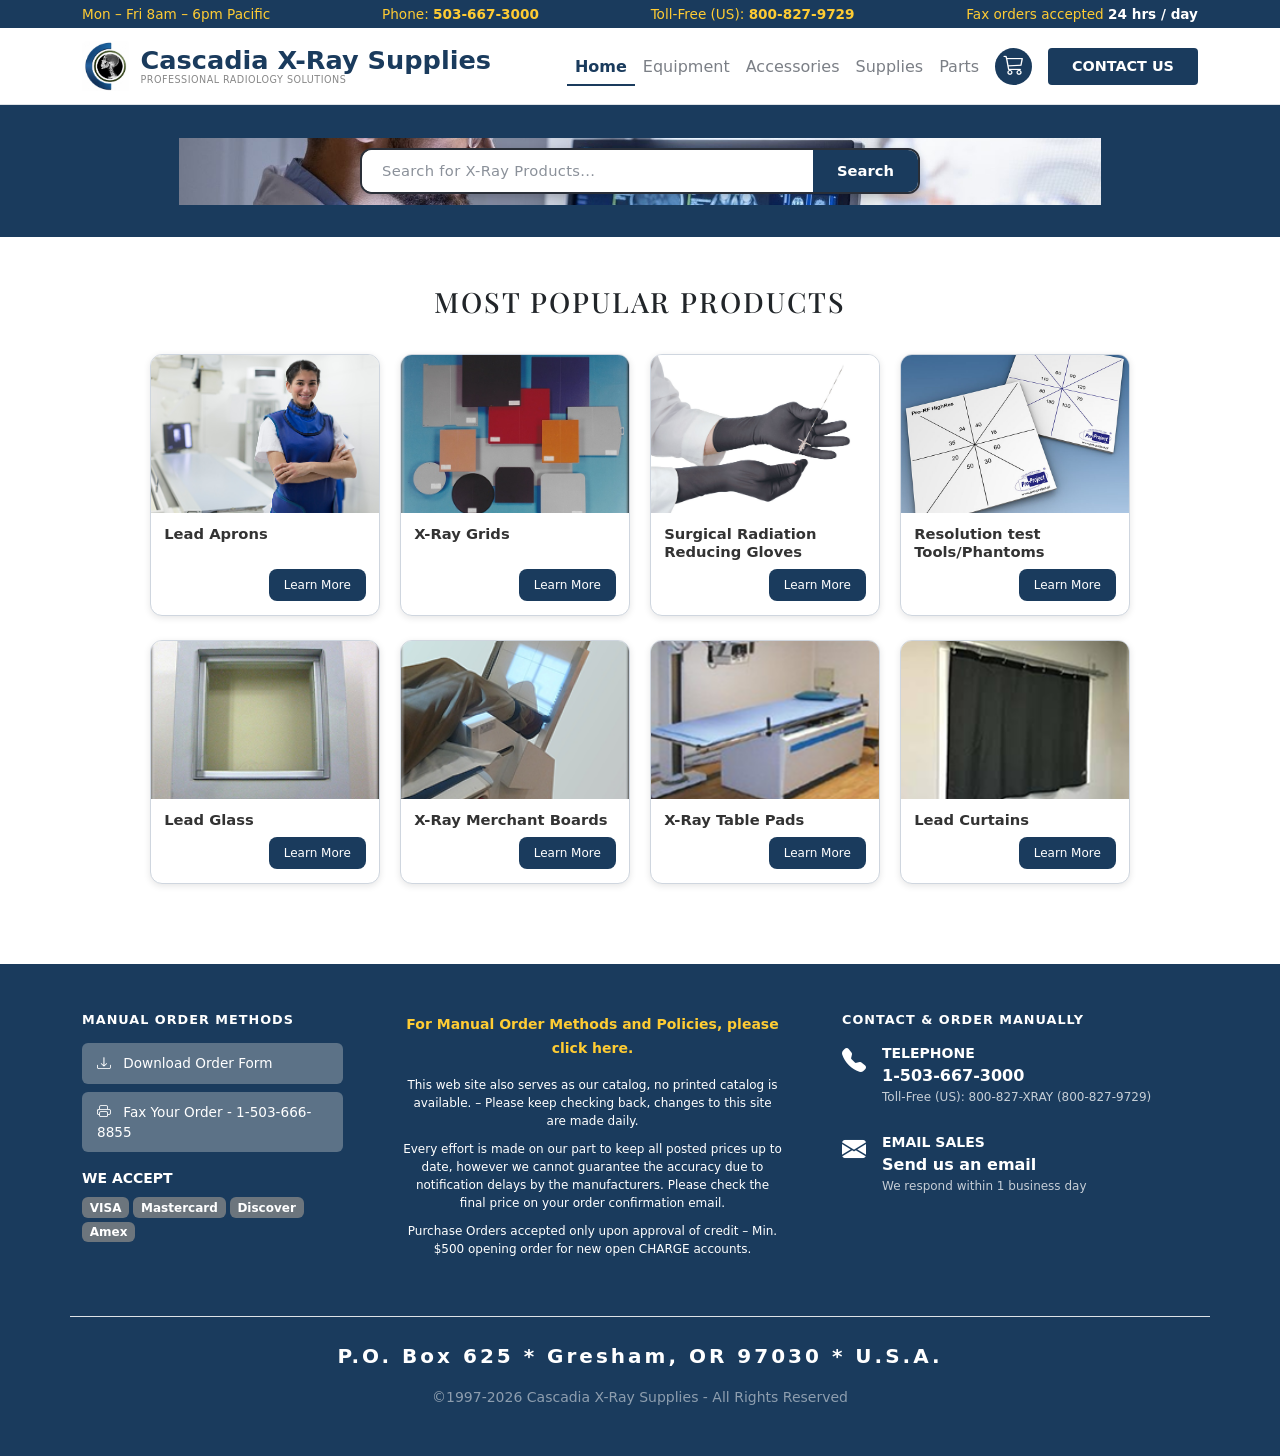
<file: index.html>
<!DOCTYPE html>
<html lang="en">
<head>
    <meta charset="UTF-8">
    <meta name="viewport" content="width=device-width, initial-scale=1.0">
    <title>Home | Cascadia X-Ray Supplies</title>
    <!-- Bootstrap 5 CSS -->
    <link href="https://cdn.jsdelivr.net/npm/bootstrap@5.3.0/dist/css/bootstrap.min.css" rel="stylesheet">
    <link rel="stylesheet" href="https://cdn.jsdelivr.net/npm/bootstrap-icons@1.11.1/font/bootstrap-icons.css">
    <!-- Google Fonts -->
    <link href="https://fonts.googleapis.com/css2?family=Playfair+Display:wght@700&family=Roboto:wght@400;700&display=swap" rel="stylesheet">
    <link rel="stylesheet" href="assets/css/style.css">
</head>
<body>

    <!-- Navbar Container -->
    <div id="navbar-container"></div>

    <!-- HERO SEARCH SECTION -->
    <section class="hero-section hero-home" style="background-image: url('assets/images/hero.png');">
        <div class="container">
            <div class="search-box-container mx-auto">
                <div class="input-group home-search-group navbar-search-form">
                    <input type="search" class="form-control navbar-search-input" placeholder="Search for X-Ray Products..." aria-label="Search for X-Ray Products">
                    <button class="btn btn-navy-search px-4" type="button">Search</button>
                </div>
            </div>
        </div>
    </section>

    <!-- PRODUCT GRID -->
    <main class="home-products py-5">
        <h2 class="text-center section-title mb-5">MOST POPULAR PRODUCTS</h2>
        
        <div class="row g-4 justify-content-center">
            <!-- Product 1 -->
            <div class="col-md-3">
                <div class="card product-card h-100 position-relative">
                    <img src="assets/images/aprons.png" class="card-img-top" alt="Lead Aprons">
                    <div class="card-body d-flex flex-column">
                        <h5 class="card-title">Lead Aprons</h5>
                        <div class="text-end mt-auto">
                            <a href="#" class="btn btn-navy-sm stretched-link">Learn More</a>
                        </div>
                    </div>
                </div>
            </div>
            <!-- Product 2 -->
            <div class="col-md-3">
                <div class="card product-card h-100 position-relative">
                    <img src="assets/images/grids.png" class="card-img-top" alt="X-Ray Grids">
                    <div class="card-body d-flex flex-column">
                        <h5 class="card-title">X-Ray Grids</h5>
                        <div class="text-end mt-auto">
                            <a href="xray-grids.html" class="btn btn-navy-sm stretched-link">Learn More</a>
                        </div>
                    </div>
                </div>
            </div>
            <!-- Product 3 -->
            <div class="col-md-3">
                <div class="card product-card h-100 position-relative">
                    <img src="assets/images/gloves.png" class="card-img-top" alt="Gloves">
                    <div class="card-body d-flex flex-column">
                        <h5 class="card-title">Surgical Radiation Reducing Gloves</h5>
                        <div class="text-end mt-auto">
                            <a href="#" class="btn btn-navy-sm stretched-link">Learn More</a>
                        </div>
                    </div>
                </div>
            </div>
            <!-- Product 4 -->
            <div class="col-md-3">
                <div class="card product-card h-100 position-relative">
                    <img src="assets/images/phantoms.png" class="card-img-top" alt="Phantoms">
                    <div class="card-body d-flex flex-column">
                        <h5 class="card-title">Resolution test Tools/Phantoms</h5>
                        <div class="text-end mt-auto">
                            <a href="#" class="btn btn-navy-sm stretched-link">Learn More</a>
                        </div>
                    </div>
                </div>
            </div>
            <!-- Product 5 -->
            <div class="col-md-3">
                <div class="card product-card h-100 position-relative">
                    <img src="assets/images/glass.png" class="card-img-top" alt="Lead Glass">
                    <div class="card-body d-flex flex-column">
                        <h5 class="card-title">Lead Glass</h5>
                        <div class="text-end mt-auto">
                            <a href="#" class="btn btn-navy-sm stretched-link">Learn More</a>
                        </div>
                    </div>
                </div>
            </div>
            <!-- Product 6 -->
            <div class="col-md-3">
                <div class="card product-card h-100 position-relative">
                    <img src="assets/images/boards.png" class="card-img-top" alt="Boards">
                    <div class="card-body d-flex flex-column">
                        <h5 class="card-title">X-Ray Merchant Boards</h5>
                        <div class="text-end mt-auto">
                            <a href="#" class="btn btn-navy-sm stretched-link">Learn More</a>
                        </div>
                    </div>
                </div>
            </div>
            <!-- Product 7 -->
            <div class="col-md-3">
                <div class="card product-card h-100 position-relative">
                    <img src="assets/images/pads.png" class="card-img-top" alt="Pads">
                    <div class="card-body d-flex flex-column">
                        <h5 class="card-title">X-Ray Table Pads</h5>
                        <div class="text-end mt-auto">
                            <a href="#" class="btn btn-navy-sm stretched-link">Learn More</a>
                        </div>
                    </div>
                </div>
            </div>
            <!-- Product 8 -->
            <div class="col-md-3">
                <div class="card product-card h-100 position-relative">
                    <img src="assets/images/curtains.png" class="card-img-top" alt="Curtains">
                    <div class="card-body d-flex flex-column">
                        <h5 class="card-title">Lead Curtains</h5>
                        <div class="text-end mt-auto">
                            <a href="#" class="btn btn-navy-sm stretched-link">Learn More</a>
                        </div>
                    </div>
                </div>
            </div>
        </div>
    </main>

    <!-- Footer Container -->
    <div id="footer-container"></div>

    <script src="https://cdn.jsdelivr.net/npm/bootstrap@5.3.0/dist/js/bootstrap.bundle.min.js"></script>
    <script src="js/products.js"></script>
    <script src="js/load-components.js"></script>
</body>
</html>
</file>
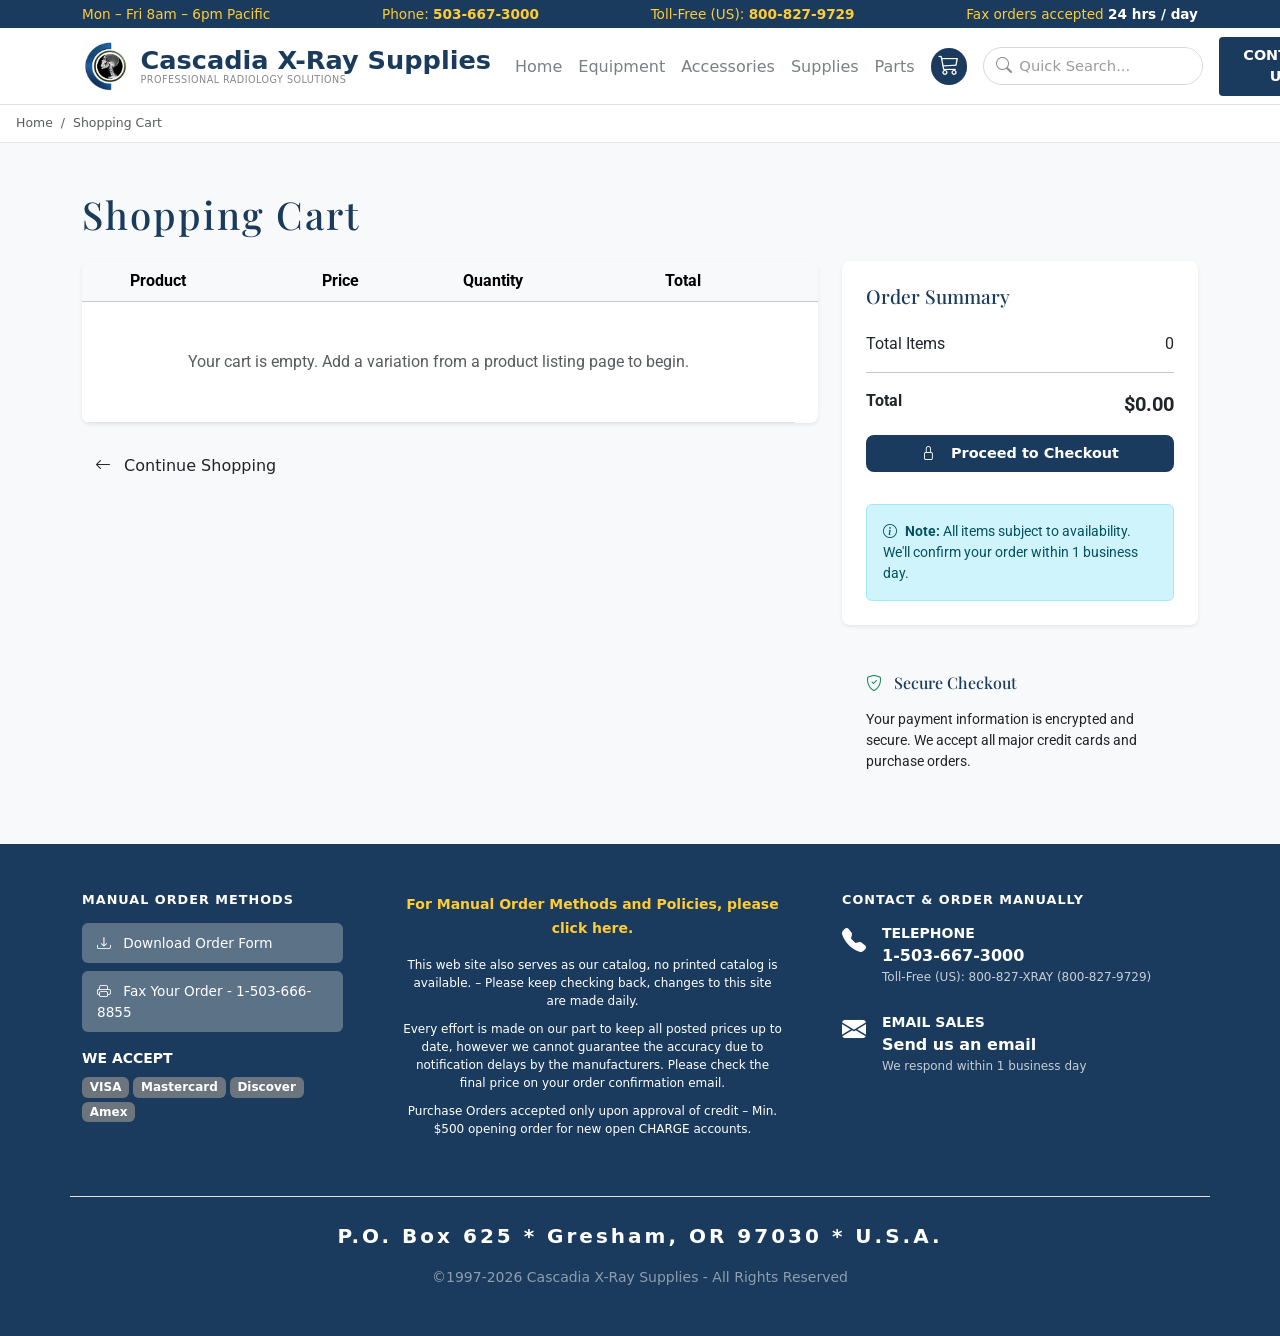
<file: cart.html>
<!DOCTYPE html>
<html lang="en">
<head>
    <meta charset="UTF-8">
    <meta name="viewport" content="width=device-width, initial-scale=1.0">
    <title>Shopping Cart | PNWX</title>
    <link href="https://cdn.jsdelivr.net/npm/bootstrap@5.3.0/dist/css/bootstrap.min.css" rel="stylesheet">
    <link rel="stylesheet" href="https://cdn.jsdelivr.net/npm/bootstrap-icons@1.11.1/font/bootstrap-icons.css">
    <link href="https://fonts.googleapis.com/css2?family=Playfair+Display:wght@700&family=Roboto:wght@300;400;700&display=swap" rel="stylesheet">
    <link rel="stylesheet" href="assets/css/style.css">
</head>
<body class="bg-light">

    <!-- Navbar Container -->
    <div id="navbar-container"></div>

    <!-- Breadcrumb bar -->
    <div style="background:#fff;border-bottom:1px solid #e4e7ec;">
        <div style="max-width:1280px;margin:0 auto;padding:0.55rem 1rem;">
            <ol class="breadcrumb mb-0" style="font-size:0.78rem;">
                <li class="breadcrumb-item"><a href="index.html" class="text-decoration-none text-muted">Home</a></li>
                <li class="breadcrumb-item active">Shopping Cart</li>
            </ol>
        </div>
    </div>

    <!-- CART SECTION -->
    <main class="container py-5">
        <h1 class="mb-4" style="font-family: 'Playfair Display', serif; font-size: 2.4rem; letter-spacing: 2px; color: var(--navy-blue);">Shopping Cart</h1>

        <div class="row g-4">
            <!-- Cart Items -->
            <div class="col-lg-8">
                <div class="bg-white rounded-3 shadow-sm overflow-hidden">
                    <div class="table-responsive">
                        <table class="table table-hover align-middle mb-0" style="font-family: 'Roboto', sans-serif;">
                            <thead class="table-light">
                                <tr>
                                    <th style="width: 40px;"></th>
                                    <th>Product</th>
                                    <th>Price</th>
                                    <th>Quantity</th>
                                    <th>Total</th>
                                    <th></th>
                                </tr>
                            </thead>
                            <tbody id="cart-items-body"></tbody>
                        </table>
                    </div>
                </div>

                <div class="mt-4">
                    <a href="index.html" class="btn btn-outline-navy">
                        <i class="bi bi-arrow-left me-2"></i> Continue Shopping
                    </a>
                </div>
            </div>

            <!-- Cart Summary -->
            <div class="col-lg-4">
                <div class="bg-white rounded-3 shadow-sm p-4">
                    <h5 class="mb-4" style="font-family: 'Playfair Display', serif; font-size: 1.2rem; color: var(--navy-blue);">Order Summary</h5>
                    
                    <div class="mb-3">
                        <div class="d-flex justify-content-between mb-2" style="font-family: 'Roboto', sans-serif;">
                            <span>Total Items</span>
                            <span id="cart-total-items">0</span>
                        </div>
                        <hr>
                        <div class="d-flex justify-content-between mb-3" style="font-family: 'Roboto', sans-serif;">
                            <strong>Total</strong>
                            <strong class="fs-5" id="cart-total">$0.00</strong>
                        </div>
                    </div>

                    <a id="proceed-to-checkout" href="checkout.html" class="btn btn-navy btn-lg w-100 mb-2" aria-disabled="true" style="text-decoration: none; display: inline-flex; align-items: center; justify-content: center; gap: 0.5rem;">
                        <i class="bi bi-lock me-2"></i> Proceed to Checkout
                    </a>

                    <div class="alert alert-info mt-4 small mb-0" style="font-family: 'Roboto', sans-serif;">
                        <strong><i class="bi bi-info-circle me-2"></i>Note:</strong> All items subject to availability. We'll confirm your order within 1 business day.
                    </div>
                </div>

                <div class="bg-light rounded-3 p-4 mt-4">
                    <h6 class="mb-3" style="font-family: 'Playfair Display', serif; color: var(--navy-blue);"><i class="bi bi-shield-check text-success me-2"></i> Secure Checkout</h6>
                    <p class="small mb-0" style="font-family: 'Roboto', sans-serif;">Your payment information is encrypted and secure. We accept all major credit cards and purchase orders.</p>
                </div>
            </div>
        </div>
    </main>

    <!-- Footer Container -->
    <div id="footer-container"></div>

    <script src="https://cdn.jsdelivr.net/npm/bootstrap@5.3.0/dist/js/bootstrap.bundle.min.js"></script>
    <script src="js/products.js"></script>
    <script src="js/load-components.js"></script>
</body>
</html>
</file>
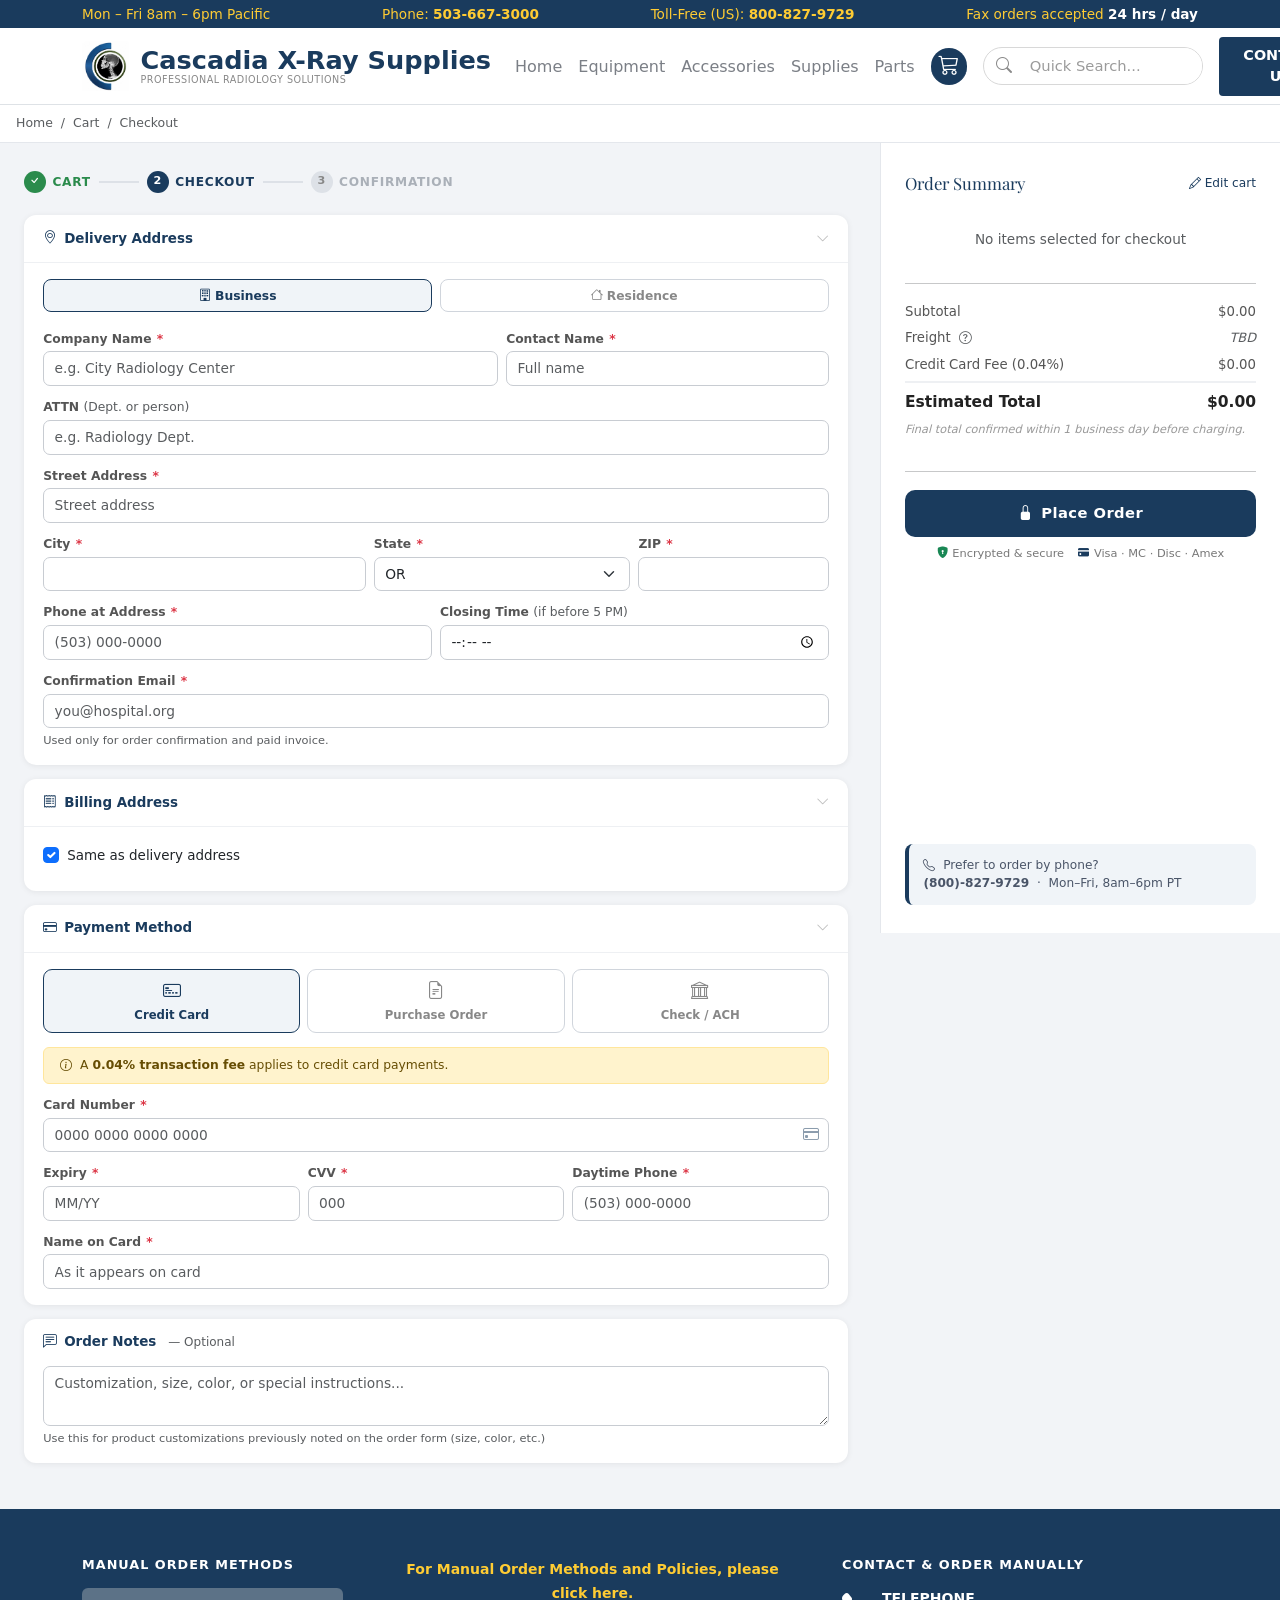
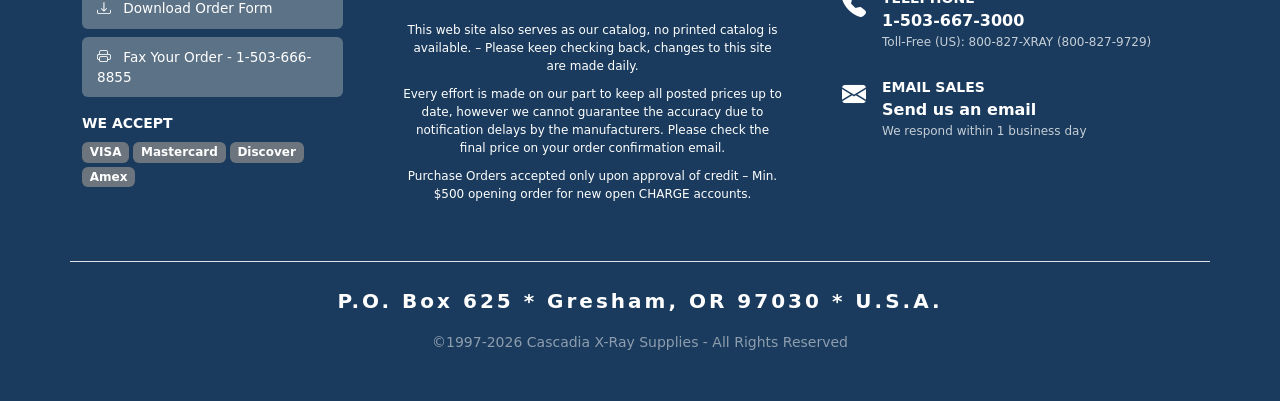
<file: checkout.html>
<!DOCTYPE html>
<html lang="en">
<head>
    <meta charset="UTF-8">
    <meta name="viewport" content="width=device-width, initial-scale=1.0">
    <title>Checkout | Cascadia X-Ray Supplies</title>
    <link href="https://cdn.jsdelivr.net/npm/bootstrap@5.3.0/dist/css/bootstrap.min.css" rel="stylesheet">
    <link rel="stylesheet" href="https://cdn.jsdelivr.net/npm/bootstrap-icons@1.11.1/font/bootstrap-icons.css">
    <link href="https://fonts.googleapis.com/css2?family=Playfair+Display:wght@700&family=Roboto:wght@300;400;700&display=swap" rel="stylesheet">
    <link rel="stylesheet" href="assets/css/style.css">
    <style>
        body { background: #f2f4f7; }

        /* ── Two-panel shell ─────────────────────────────────── */
        .checkout-shell {
            display: grid;
            grid-template-columns: 1fr 400px;
            min-height: calc(100vh - 110px);
            max-width: 1280px;
            margin: 0 auto;
        }

        .checkout-left  { padding: 1.75rem 2rem 2rem 1.5rem; overflow-y: auto; }

        .checkout-right {
            background: #fff;
            border-left: 1px solid #e4e7ec;
            position: sticky;
            top: 0;
            height: calc(100vh - 110px);
            overflow-y: auto;
            display: flex;
            flex-direction: column;
        }
        .checkout-right-inner {
            padding: 1.75rem 1.5rem;
            display: flex;
            flex-direction: column;
            gap: 1.1rem;
            flex: 1;
        }

        /* ── Step bar ────────────────────────────────────────── */
        .step-bar { display: flex; align-items: center; margin-bottom: 1.4rem; }
        .step-item {
            display: flex; align-items: center; gap: 0.4rem;
            font-size: 0.76rem; font-weight: 700;
            letter-spacing: 0.06em; text-transform: uppercase; color: #aab0b8;
        }
        .step-item.active { color: var(--navy-blue); }
        .step-item.done   { color: #2b8b4c; }
        .step-dot {
            width: 22px; height: 22px; border-radius: 50%;
            background: #dde1e7; color: #888;
            display: flex; align-items: center; justify-content: center;
            font-size: 0.7rem; font-weight: 700; flex-shrink: 0;
        }
        .step-item.active .step-dot { background: var(--navy-blue); color: #fff; }
        .step-item.done   .step-dot { background: #2b8b4c; color: #fff; }
        .step-line { flex: 1; height: 2px; background: #dde1e7; margin: 0 0.5rem; max-width: 40px; }

        /* ── Accordion sections ──────────────────────────────── */
        .co-section {
            background: #fff; border-radius: 12px;
            box-shadow: 0 1px 6px rgba(0,0,0,0.07);
            margin-bottom: 0.85rem; overflow: hidden;
        }
        .co-section-header {
            display: flex; align-items: center; justify-content: space-between;
            padding: 0.85rem 1.2rem;
            border-bottom: 1px solid #eef0f3;
            cursor: pointer; user-select: none;
        }
        .co-section-title {
            font-size: 0.84rem; font-weight: 700;
            color: var(--navy-blue);
            display: flex; align-items: center; gap: 0.5rem;
        }
        .co-body { padding: 1rem 1.2rem; }
        .co-chevron { font-size: 0.82rem; color: #bbb; transition: transform 0.2s; }
        .co-section.collapsed .co-chevron { transform: rotate(-90deg); }
        .done-badge {
            font-size: 0.7rem; font-weight: 700; color: #2b8b4c;
            display: none; align-items: center; gap: 0.3rem;
        }
        .co-section.is-done .done-badge { display: flex; }

        /* ── Form ────────────────────────────────────────────── */
        .form-label { font-size: 0.77rem; font-weight: 700; color: #555; margin-bottom: 0.2rem; }
        .form-control, .form-select {
            border-radius: 7px; border-color: #c8ccd2; font-size: 0.86rem; padding: 0.38rem 0.65rem;
        }
        .form-control:focus, .form-select:focus {
            border-color: var(--navy-blue); box-shadow: 0 0 0 0.16rem rgba(26,59,93,0.13);
        }
        .req { color: #dc3545; margin-left: 1px; }

        /* Address type pills */
        .addr-pills { display: flex; gap: 0.45rem; margin-bottom: 0.85rem; }
        .addr-pill {
            flex: 1; padding: 0.38rem 0.6rem;
            border: 1.5px solid #d0d5dc; border-radius: 8px;
            font-size: 0.77rem; font-weight: 700; color: #888;
            text-align: center; cursor: pointer; transition: all 0.15s;
        }
        .addr-pill.active { border-color: var(--navy-blue); color: var(--navy-blue); background: #f0f4f8; }

        /* Payment tabs */
        .pay-tabs { display: flex; gap: 0.45rem; margin-bottom: 0.9rem; }
        .pay-tab {
            flex: 1; padding: 0.5rem 0.4rem;
            border: 1.5px solid #d0d5dc; border-radius: 9px;
            text-align: center; cursor: pointer;
            font-size: 0.73rem; font-weight: 700; color: #888;
            transition: all 0.15s; background: #fff;
        }
        .pay-tab i { display: block; font-size: 1.1rem; margin-bottom: 0.12rem; }
        .pay-tab.active { border-color: var(--navy-blue); color: var(--navy-blue); background: #f0f4f8; }

        /* Card input */
        .card-wrap { position: relative; }
        .card-wrap input { padding-right: 50px; }
        .card-wrap .card-icon {
            position: absolute; right: 10px; top: 50%;
            transform: translateY(-50%);
            font-size: 1rem; opacity: 0.5; color: var(--navy-blue);
        }

        .info-box {
            background: #f0f4f8;
            border-left: 4px solid var(--navy-blue);
            border-radius: 8px; padding: 0.75rem 0.9rem;
            font-size: 0.8rem; color: #4a5568; line-height: 1.5;
        }

        /* ── Right panel ─────────────────────────────────────── */
        .right-title {
            font-family: 'Playfair Display', serif;
            font-size: 1.05rem; color: var(--navy-blue);
        }

        .order-item {
            display: flex; align-items: flex-start; gap: 0.6rem;
            padding: 0.6rem 0; border-bottom: 1px solid #f0f2f4;
        }
        .order-item:last-child { border-bottom: none; }
        .order-item-img {
            width: 42px; height: 42px; border-radius: 7px;
            background: #eef0f3; flex-shrink: 0;
            display: flex; align-items: center; justify-content: center;
            color: #bbb; font-size: 0.95rem;
        }
        .order-item-name { font-size: 0.8rem; font-weight: 700; color: #333; line-height: 1.3; }
        .order-item-sub  { font-size: 0.71rem; color: #888; margin-top: 1px; }
        .order-item-price { margin-left: auto; font-size: 0.82rem; font-weight: 700; color: var(--navy-blue); white-space: nowrap; }

        .sum-row {
            display: flex; justify-content: space-between;
            font-size: 0.83rem; color: #555; margin-bottom: 0.4rem;
        }
        .sum-row.total {
            font-size: 0.97rem; font-weight: 700; color: #222;
            border-top: 2px solid #eef0f3; padding-top: 0.5rem; margin-top: 0.2rem;
        }
        .freight-note { font-size: 0.71rem; color: #999; font-style: italic; margin-top: 0.25rem; }

        .btn-place-order {
            width: 100%; background: var(--navy-blue); color: #fff;
            font-weight: 700; font-size: 0.92rem; border: none;
            border-radius: 10px; padding: 0.78rem 1.5rem;
            letter-spacing: 0.03em; transition: background 0.2s;
            display: flex; align-items: center; justify-content: center; gap: 0.5rem;
        }
        .btn-place-order:hover { background: #14304a; }

        .security-row {
            display: flex; gap: 0.9rem; font-size: 0.71rem;
            color: #777; justify-content: center; flex-wrap: wrap;
        }
        .security-row span { display: flex; align-items: center; gap: 0.28rem; }

        textarea.form-control { resize: vertical; min-height: 60px; }

        /* ── Mobile: stack ───────────────────────────────────── */
        @media (max-width: 860px) {
            .checkout-shell { grid-template-columns: 1fr; }
            .checkout-right { position: static; height: auto; border-left: none; border-top: 1px solid #e4e7ec; }
        }
    </style>
</head>
<body>

    <div id="navbar-container"></div>

    <!-- Breadcrumb bar -->
    <div style="background:#fff;border-bottom:1px solid #e4e7ec;">
        <div style="max-width:1280px;margin:0 auto;padding:0.55rem 1rem;">
            <ol class="breadcrumb mb-0" style="font-size:0.78rem;">
                <li class="breadcrumb-item"><a href="index.html" class="text-decoration-none text-muted">Home</a></li>
                <li class="breadcrumb-item"><a href="cart.html" class="text-decoration-none text-muted">Cart</a></li>
                <li class="breadcrumb-item active">Checkout</li>
            </ol>
        </div>
    </div>

    <div class="checkout-shell">

        <!-- ═══ LEFT: Forms ═══ -->
        <div class="checkout-left">

            <div class="step-bar">
                <div class="step-item done">
                    <div class="step-dot"><i class="bi bi-check" style="font-size:0.82rem"></i></div>Cart
                </div>
                <div class="step-line"></div>
                <div class="step-item active">
                    <div class="step-dot">2</div>Checkout
                </div>
                <div class="step-line"></div>
                <div class="step-item">
                    <div class="step-dot">3</div>Confirmation
                </div>
            </div>

            <!-- Delivery Address -->
            <div class="co-section" id="sec-delivery">
                <div class="co-section-header" onclick="toggleSection('sec-delivery')">
                    <div class="co-section-title"><i class="bi bi-geo-alt"></i> Delivery Address</div>
                    <div style="display:flex;align-items:center;gap:0.7rem;">
                        <div class="done-badge"><i class="bi bi-check-circle-fill"></i> Saved</div>
                        <i class="bi bi-chevron-down co-chevron"></i>
                    </div>
                </div>
                <div class="co-body">
                    <div class="addr-pills">
                        <div class="addr-pill active" id="pill-business" onclick="setAddrType('business')">
                            <i class="bi bi-building me-1"></i>Business
                        </div>
                        <div class="addr-pill" id="pill-residence" onclick="setAddrType('residence')">
                            <i class="bi bi-house me-1"></i>Residence
                        </div>
                    </div>
                    <div class="row g-2">
                        <div class="col-7">
                            <label class="form-label">Company Name <span class="req">*</span></label>
                            <input type="text" class="form-control" placeholder="e.g. City Radiology Center" id="company-name">
                        </div>
                        <div class="col-5">
                            <label class="form-label">Contact Name <span class="req">*</span></label>
                            <input type="text" class="form-control" placeholder="Full name" id="contact-name">
                        </div>
                        <div class="col-12">
                            <label class="form-label">ATTN <span class="text-muted fw-normal">(Dept. or person)</span></label>
                            <input type="text" class="form-control" placeholder="e.g. Radiology Dept.">
                        </div>
                        <div class="col-12">
                            <label class="form-label">Street Address <span class="req">*</span></label>
                            <input type="text" class="form-control" placeholder="Street address">
                        </div>
                        <div class="col-5">
                            <label class="form-label">City <span class="req">*</span></label>
                            <input type="text" class="form-control">
                        </div>
                        <div class="col-4">
                            <label class="form-label">State <span class="req">*</span></label>
                            <select class="form-select">
                                <option>OR</option><option>WA</option><option>CA</option>
                                <option>ID</option><option>MT</option><option>AK</option>
                                <option>HI</option><option>NY</option><option>TX</option>
                            </select>
                        </div>
                        <div class="col-3">
                            <label class="form-label">ZIP <span class="req">*</span></label>
                            <input type="text" class="form-control" maxlength="10">
                        </div>
                        <div class="col-6">
                            <label class="form-label">Phone at Address <span class="req">*</span></label>
                            <input type="tel" class="form-control" placeholder="(503) 000-0000">
                        </div>
                        <div class="col-6" id="closing-time-wrap">
                            <label class="form-label">Closing Time <span class="text-muted fw-normal">(if before 5 PM)</span></label>
                            <input type="time" class="form-control">
                        </div>
                        <div class="col-12">
                            <label class="form-label">Confirmation Email <span class="req">*</span></label>
                            <input type="email" class="form-control" placeholder="you@hospital.org" id="email">
                            <div class="form-text" style="font-size:0.71rem;">Used only for order confirmation and paid invoice.</div>
                        </div>
                    </div>
                </div>
            </div>

            <!-- Billing Address -->
            <div class="co-section" id="sec-billing">
                <div class="co-section-header" onclick="toggleSection('sec-billing')">
                    <div class="co-section-title"><i class="bi bi-receipt"></i> Billing Address</div>
                    <div style="display:flex;align-items:center;gap:0.7rem;">
                        <div class="done-badge" id="billing-badge"><i class="bi bi-check-circle-fill"></i> Same as delivery</div>
                        <i class="bi bi-chevron-down co-chevron"></i>
                    </div>
                </div>
                <div class="co-body">
                    <div class="form-check mb-2">
                        <input class="form-check-input" type="checkbox" id="same-as-delivery" checked onchange="toggleBilling(this)">
                        <label class="form-check-label" for="same-as-delivery" style="font-size:0.84rem;">Same as delivery address</label>
                    </div>
                    <div id="billing-fields" style="display:none;">
                        <div class="row g-2 mt-1">
                            <div class="col-12">
                                <label class="form-label">ATTN</label>
                                <input type="text" class="form-control" placeholder="Billing dept. or contact">
                            </div>
                            <div class="col-12">
                                <label class="form-label">Street Address <span class="req">*</span></label>
                                <input type="text" class="form-control">
                            </div>
                            <div class="col-5">
                                <label class="form-label">City <span class="req">*</span></label>
                                <input type="text" class="form-control">
                            </div>
                            <div class="col-4">
                                <label class="form-label">State <span class="req">*</span></label>
                                <select class="form-select">
                                    <option>OR</option><option>WA</option><option>CA</option>
                                </select>
                            </div>
                            <div class="col-3">
                                <label class="form-label">ZIP <span class="req">*</span></label>
                                <input type="text" class="form-control" maxlength="10">
                            </div>
                        </div>
                    </div>
                </div>
            </div>

            <!-- Payment -->
            <div class="co-section" id="sec-payment">
                <div class="co-section-header" onclick="toggleSection('sec-payment')">
                    <div class="co-section-title"><i class="bi bi-credit-card"></i> Payment Method</div>
                    <div style="display:flex;align-items:center;gap:0.7rem;">
                        <div class="done-badge"><i class="bi bi-check-circle-fill"></i> Saved</div>
                        <i class="bi bi-chevron-down co-chevron"></i>
                    </div>
                </div>
                <div class="co-body">
                    <div class="pay-tabs">
                        <div class="pay-tab active" onclick="selectPayment('card', this)">
                            <i class="bi bi-credit-card-2-front"></i>Credit Card
                        </div>
                        <div class="pay-tab" onclick="selectPayment('po', this)">
                            <i class="bi bi-file-earmark-text"></i>Purchase Order
                        </div>
                        <div class="pay-tab" onclick="selectPayment('check', this)">
                            <i class="bi bi-bank"></i>Check / ACH
                        </div>
                    </div>

                    <div id="payment-card">
                        <div class="alert alert-warning py-2 mb-2" style="font-size:0.77rem;">
                            <i class="bi bi-info-circle me-1"></i>
                            A <strong>0.04% transaction fee</strong> applies to credit card payments.
                        </div>
                        <div class="row g-2">
                            <div class="col-12">
                                <label class="form-label">Card Number <span class="req">*</span></label>
                                <div class="card-wrap">
                                    <input type="text" class="form-control" placeholder="0000 0000 0000 0000" maxlength="19" oninput="formatCardNumber(this)">
                                    <i class="bi bi-credit-card card-icon"></i>
                                </div>
                            </div>
                            <div class="col-4">
                                <label class="form-label">Expiry <span class="req">*</span></label>
                                <input type="text" class="form-control" placeholder="MM/YY" maxlength="5" oninput="formatExpiry(this)">
                            </div>
                            <div class="col-4">
                                <label class="form-label">CVV <span class="req">*</span></label>
                                <input type="text" class="form-control" placeholder="000" maxlength="4">
                            </div>
                            <div class="col-4">
                                <label class="form-label">Daytime Phone <span class="req">*</span></label>
                                <input type="tel" class="form-control" placeholder="(503) 000-0000">
                            </div>
                            <div class="col-12">
                                <label class="form-label">Name on Card <span class="req">*</span></label>
                                <input type="text" class="form-control" placeholder="As it appears on card">
                            </div>
                        </div>
                    </div>

                    <div id="payment-po" style="display:none;">
                        <div class="info-box mb-2">
                            <strong>Purchase Orders</strong> accepted with approved credit accounts.
                            Min. opening order: <strong>$500</strong>.
                        </div>
                        <div class="row g-2">
                            <div class="col-6">
                                <label class="form-label">PO Number <span class="req">*</span></label>
                                <input type="text" class="form-control" placeholder="PO-2026-XXXX">
                            </div>
                            <div class="col-6">
                                <label class="form-label">Authorized By</label>
                                <input type="text" class="form-control" placeholder="Approver name">
                            </div>
                        </div>
                    </div>

                    <div id="payment-check" style="display:none;">
                        <div class="info-box">
                            <strong>Check / Money Order / ACH:</strong> Call <strong>(800)-827-9729</strong> before submitting so we can advise you of freight charges to include in your payment.
                        </div>
                    </div>
                </div>
            </div>

            <!-- Order Notes -->
            <div class="co-section">
                <div class="co-section-header" style="cursor:default;border-bottom:none;">
                    <div class="co-section-title">
                        <i class="bi bi-chat-left-text"></i> Order Notes
                        <span class="text-muted fw-normal ms-1" style="font-size:0.75rem;">— Optional</span>
                    </div>
                </div>
                <div class="co-body" style="padding-top:0;">
                    <textarea class="form-control" rows="2" placeholder="Customization, size, color, or special instructions..."></textarea>
                    <div class="form-text" style="font-size:0.71rem;">Use this for product customizations previously noted on the order form (size, color, etc.)</div>
                </div>
            </div>

        </div><!-- /checkout-left -->


        <!-- ═══ RIGHT: Summary + Place Order ═══ -->
        <div class="checkout-right">
            <div class="checkout-right-inner">

                <div class="d-flex align-items-center justify-content-between">
                    <div class="right-title">Order Summary</div>
                    <a href="cart.html" class="text-decoration-none" style="font-size:0.76rem;color:var(--navy-blue);">
                        <i class="bi bi-pencil me-1"></i>Edit cart
                    </a>
                </div>

                <!-- Items -->
                <div id="checkout-items"></div>

                <hr class="my-0">

                <!-- Totals -->
                <div>
                    <div class="sum-row">
                        <span>Subtotal</span>
                        <span id="checkout-subtotal">$0.00</span>
                    </div>
                    <div class="sum-row">
                        <span>
                            Freight
                            <i class="bi bi-question-circle text-muted ms-1"
                               style="font-size:0.78rem;cursor:pointer;"
                               data-bs-toggle="tooltip"
                               title="Varies by weight & size. Confirmed before your card is charged."></i>
                        </span>
                        <span class="text-muted fst-italic" style="font-size:0.8rem;">TBD</span>
                    </div>
                    <div class="sum-row" id="cc-fee-row">
                        <span>Credit Card Fee (0.04%)</span>
                        <span id="checkout-cc-fee">$0.00</span>
                    </div>
                    <div class="sum-row total">
                        <span>Estimated Total</span>
                        <span id="checkout-total">$0.00</span>
                    </div>
                    <p class="freight-note">Final total confirmed within 1 business day before charging.</p>
                </div>

                <hr class="my-0">

                <!-- CTA -->
                <div>
                    <button class="btn-place-order mb-2" onclick="placeOrder()">
                        <i class="bi bi-lock-fill"></i> Place Order
                    </button>
                    <div class="security-row">
                        <span><i class="bi bi-shield-lock-fill text-success"></i> Encrypted &amp; secure</span>
                        <span><i class="bi bi-credit-card-fill" style="color:var(--navy-blue)"></i> Visa · MC · Disc · Amex</span>
                    </div>
                </div>

                <!-- Phone fallback -->
                <div class="info-box" style="font-size:0.76rem;margin-top:auto;">
                    <i class="bi bi-telephone me-1"></i>
                    Prefer to order by phone?<br>
                    <strong>(800)-827-9729</strong> &nbsp;·&nbsp; Mon–Fri, 8am–6pm PT
                </div>

            </div>
        </div><!-- /checkout-right -->

    </div><!-- /checkout-shell -->

    <div id="footer-container"></div>

    <script src="https://cdn.jsdelivr.net/npm/bootstrap@5.3.0/dist/js/bootstrap.bundle.min.js"></script>
    <script src="js/products.js"></script>
    <script src="js/load-components.js"></script>
    <script>
        document.addEventListener('DOMContentLoaded', () => {
            document.querySelectorAll('[data-bs-toggle="tooltip"]').forEach(el => new bootstrap.Tooltip(el));
            renderCheckoutItems();
            // update if cart changes in other views
            window.addEventListener('storage', function(e) {
                if (e.key === 'pnwx-cart') {
                    renderCheckoutItems();
                }
            });
            // also prefer session-stored selected items when present
            window.addEventListener('focus', function() {
                renderCheckoutItems();
            });
        });

        function renderCheckoutItems() {
            // Prefer session-selected payload if present (set when clicking Proceed on cart)
            const sessionSelected = (() => {
                try { return JSON.parse(sessionStorage.getItem('pnwx-selected-checkout') || 'null'); } catch (e) { return null; }
            })();

            const cartItems = getCartItems();
            let selectedItems = [];
            if (Array.isArray(sessionSelected) && sessionSelected.length) {
                // Use session payload (match by id against local cart to ensure fresh prices)
                const ids = sessionSelected.map(i => i.id);
                selectedItems = cartItems.filter(i => ids.includes(i.id));
            } else {
                selectedItems = cartItems.filter(item => item.selected !== false);
            }
            const checkoutItemsContainer = document.getElementById('checkout-items');
            
            if (!selectedItems.length) {
                checkoutItemsContainer.innerHTML = '<div class="text-center text-muted py-3" style="font-size:0.85rem;">No items selected for checkout</div>';
                document.getElementById('checkout-subtotal').textContent = '$0.00';
                document.getElementById('checkout-cc-fee').textContent = '$0.00';
                document.getElementById('checkout-total').textContent = '$0.00';
                return;
            }
            
            checkoutItemsContainer.innerHTML = selectedItems.map(item => {
                const lineTotal = item.price * item.quantity;
                return `
                    <div class="order-item">
                        <div class="order-item-img">
                            ${item.image ? `<img src="${item.image}" alt="${item.title}" style="width:100%;height:100%;object-fit:cover;border-radius:7px;" onerror="this.style.display='none';this.parentElement.innerHTML='<i class=\\'bi bi-image\\'></i>'">` : '<i class="bi bi-image"></i>'}
                        </div>
                        <div class="flex-grow-1">
                            <div class="order-item-name">${item.title}</div>
                            <div class="order-item-sub">${item.sku ? `Stock #${item.sku}` : ''} ${item.variation ? `· ${item.variation}` : ''} · Qty: ${item.quantity}</div>
                        </div>
                        <div class="order-item-price">${formatCurrency(item.price)}</div>
                    </div>
                `;
            }).join('');
            
            const subtotal = selectedItems.reduce((sum, item) => sum + (item.price * item.quantity), 0);
            const fee = subtotal * 0.0004;
            const total = subtotal + fee;
            
            document.getElementById('checkout-subtotal').textContent = formatCurrency(subtotal);
            document.getElementById('checkout-cc-fee').textContent = formatCurrency(fee);
            document.getElementById('checkout-total').textContent = formatCurrency(total);
        }

        function toggleSection(id) {
            const el = document.getElementById(id);
            const body = el.querySelector('.co-body');
            const collapsed = el.classList.toggle('collapsed');
            body.style.display = collapsed ? 'none' : 'block';
        }

        function setAddrType(type) {
            document.getElementById('pill-business').classList.toggle('active', type === 'business');
            document.getElementById('pill-residence').classList.toggle('active', type === 'residence');
            document.getElementById('closing-time-wrap').style.display = type === 'business' ? '' : 'none';
        }

        function toggleBilling(cb) {
            document.getElementById('billing-fields').style.display = cb.checked ? 'none' : 'block';
            const badge = document.getElementById('billing-badge');
            badge.innerHTML = cb.checked
                ? '<i class="bi bi-check-circle-fill"></i> Same as delivery'
                : '<i class="bi bi-check-circle-fill"></i> Saved';
        }

        function selectPayment(method, el) {
            // HCI Principle: Feedback & Error Prevention
            // When user switches payment method, immediately update:
            // 1. Visual indicator (which tab is active)
            // 2. Form sections (show/hide relevant payment fields)
            // 3. Order total (add/remove fee based on method)
            document.querySelectorAll('.pay-tab').forEach(t => t.classList.remove('active'));
            el.classList.add('active');
            ['card','po','check'].forEach(m => {
                document.getElementById('payment-' + m).style.display = m === method ? 'block' : 'none';
            });
            document.getElementById('cc-fee-row').style.display = method === 'card' ? '' : 'none';
            recalcTotal(method);
        }

        function formatCardNumber(input) {
            let v = input.value.replace(/\D/g,'').substring(0,16);
            input.value = v.replace(/(.{4})/g,'$1 ').trim();
        }
        function formatExpiry(input) {
            let v = input.value.replace(/\D/g,'').substring(0,4);
            if (v.length >= 2) v = v.substring(0,2) + '/' + v.substring(2);
            input.value = v;
        }

        function recalcTotal(method) {
            // BUG FIX: Payment mode switching broke total calculation
            // PROBLEM: Original code calculated total from all cart items
            //          When user switched payment modes, it recalculated from entire cart
            //          not just selected items → wrong total displayed
            // 
            // SOLUTION: Extract selectedItems the SAME WAY renderCheckoutItems() does
            //           This ensures consistency: items displayed = items used in calculation
            //
            // Data source priority:
            // 1. sessionStorage 'pnwx-selected-checkout' (items selected in cart.html)
            // 2. Fallback to localStorage items with selected flag true
            // 3. This matches renderCheckoutItems() data flow exactly
            //
            // HCI Principle: Consistency
            // Users see items listed in order summary, so total MUST match those items
            // Any mismatch breaks trust in the system
            //
            // See docs/DESIGN_DECISIONS.md "Payment Total Calculation" for testing friction point
            
            const sessionSelected = (() => {
                try { return JSON.parse(sessionStorage.getItem('pnwx-selected-checkout') || 'null'); } catch (e) { return null; }
            })();
            const cartItems = getCartItems();
            let selectedItems = [];
            if (Array.isArray(sessionSelected) && sessionSelected.length) {
                const ids = sessionSelected.map(i => i.id);
                selectedItems = cartItems.filter(i => ids.includes(i.id));
            } else {
                selectedItems = cartItems.filter(item => item.selected !== false);
            }
            const subtotal = selectedItems.reduce((sum, item) => sum + (item.price * item.quantity), 0);
            const fee = method === 'card' ? subtotal * 0.0004 : 0;
            document.getElementById('checkout-cc-fee').textContent = formatCurrency(fee);
            document.getElementById('checkout-total').textContent = formatCurrency(subtotal + fee);
        }

        function placeOrder() {
            // Data Flow: Checkout → Order Data Storage → Confirmation Page
            // 
            // Step 1: Clear checked-out items from cart
            // Why: User should see empty cart after checkout (mental model alignment)
            const cart = JSON.parse(localStorage.getItem('pnwx-cart') || '[]');
            const selectedCheckout = JSON.parse(sessionStorage.getItem('pnwx-selected-checkout') || '[]');
            
            if (selectedCheckout.length) {
                const checkedOutIds = selectedCheckout.map(item => item.id);
                const updatedCart = cart.filter(item => !checkedOutIds.includes(item.id));
                localStorage.setItem('pnwx-cart', JSON.stringify(updatedCart));
            }
            
            // Step 2: Store order info in sessionStorage for confirmation page
            // Confirmation page will read this to display order number, email, and items
            // See docs/MODULE_ARCHITECTURE.md "Guarantee 4: Order Confirmation Accuracy"
            const orderNum = 'CXR-' + Date.now().toString().slice(-6);
            sessionStorage.setItem('orderNumber', orderNum);
            sessionStorage.setItem('orderEmail', document.getElementById('email').value || 'your email');
            sessionStorage.setItem('orderName', document.getElementById('contact-name').value || 'Customer');
            window.location.href = 'confirmation.html';
        }
    </script>
</body>
</html>
</file>
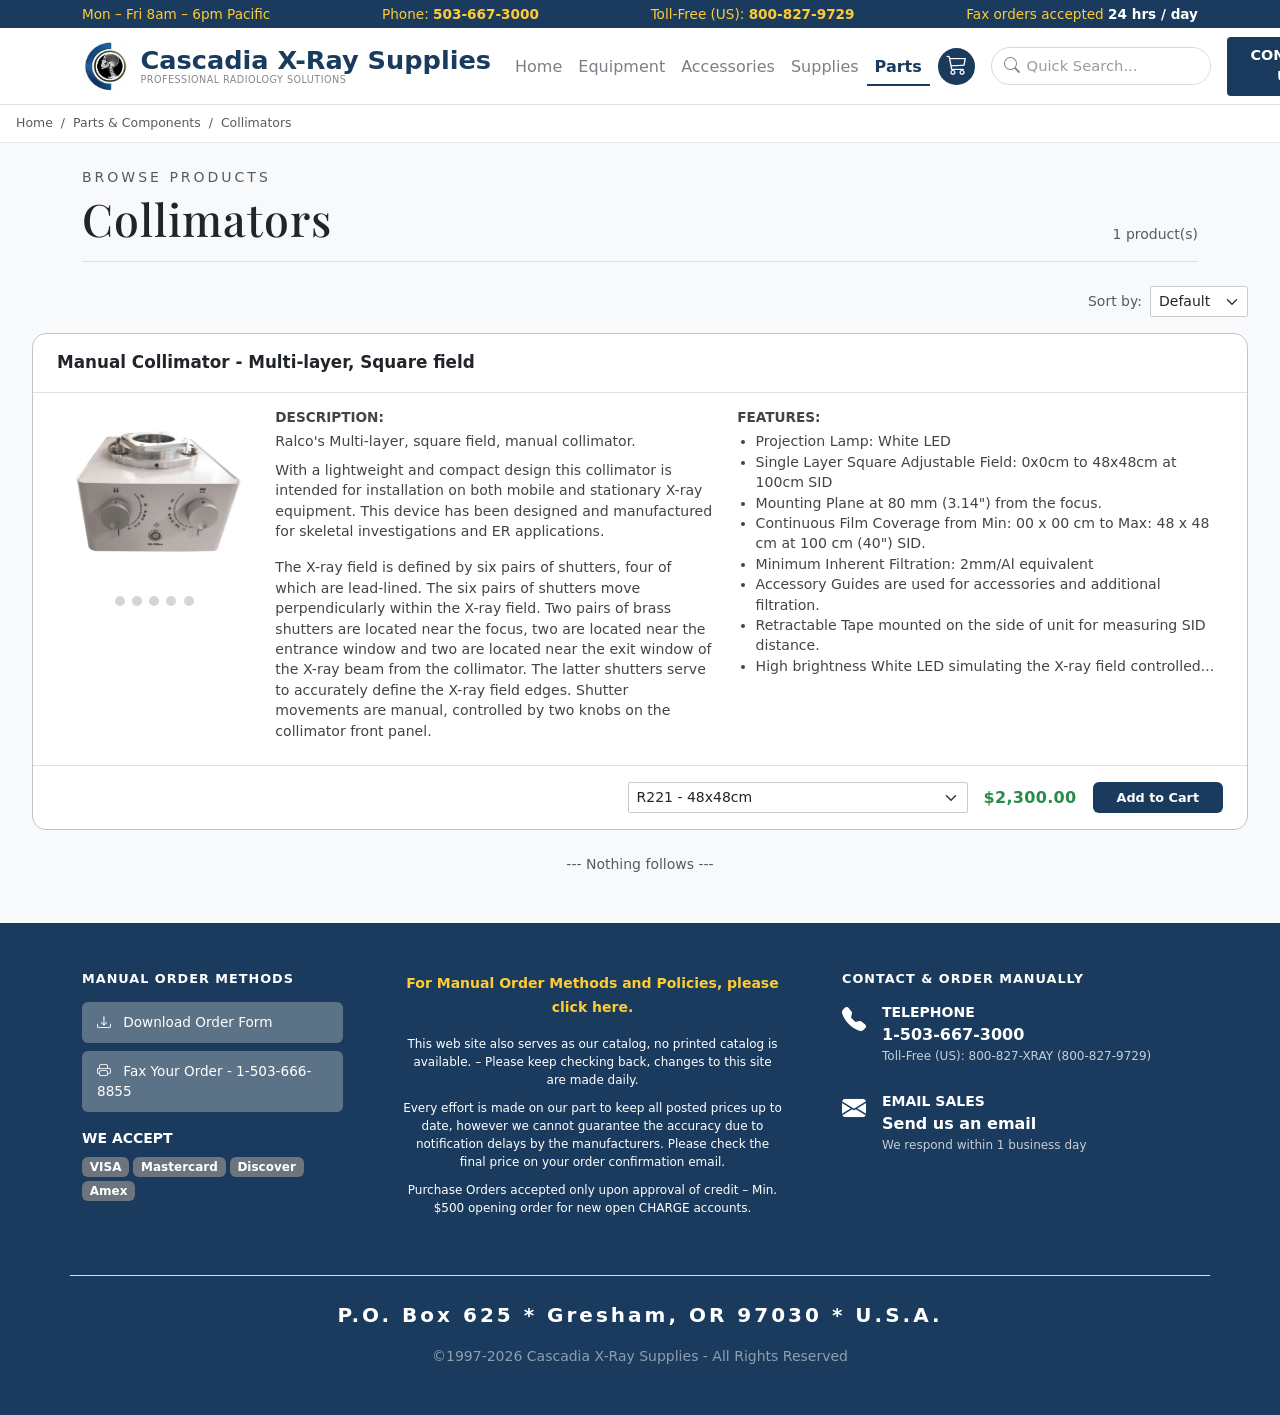
<file: collimator.html>
<!DOCTYPE html>
<html lang="en">
<head>
    <meta charset="UTF-8">
    <meta name="viewport" content="width=device-width, initial-scale=1.0">
    <title>Collimators | Cascadia X-Ray Supplies</title>
    <link href="https://cdn.jsdelivr.net/npm/bootstrap@5.3.0/dist/css/bootstrap.min.css" rel="stylesheet">
    <link rel="stylesheet" href="https://cdn.jsdelivr.net/npm/bootstrap-icons@1.11.1/font/bootstrap-icons.css">
    <link href="https://fonts.googleapis.com/css2?family=Playfair+Display:wght@700&family=Roboto:wght@300;400;700&display=swap" rel="stylesheet">
    <link rel="stylesheet" href="assets/css/style.css">
</head>
<body class="bg-light category-page">

    <div id="navbar-container"></div>

    <!-- Breadcrumb bar -->
    <div style="background:#fff;border-bottom:1px solid #e4e7ec;">
        <div style="max-width:1280px;margin:0 auto;padding:0.55rem 1rem;">
            <ol class="breadcrumb mb-0" style="font-size:0.78rem;">
                <li class="breadcrumb-item"><a href="index.html" class="text-decoration-none text-muted">Home</a></li>
                <li class="breadcrumb-item"><a href="parts.html" class="text-decoration-none text-muted">Parts & Components</a></li>
                <li class="breadcrumb-item active">Collimators</li>
            </ol>
        </div>
    </div>

    <div class="container mt-4">
        <p class="text-uppercase text-muted mb-1 small tracking-widest">Browse Products</p>
        <div class="d-flex justify-content-between align-items-end mb-4 border-bottom pb-3">
            <h2 class="category-title mb-0">Collimators</h2>
            <span class="text-muted small">1 product(s)</span>
        </div>
    </div>

    <main class="container category-list-page mt-0 mb-5">
        <div class="d-flex justify-content-end align-items-center mb-3 category-sort-wrap">
            <span class="text-muted small me-2">Sort by:</span>
            <select class="form-select form-select-sm category-sort-select" aria-label="Sort products">
                <option selected value="default">Default</option>
                <option value="name">Name</option>
            </select>
        </div>

        <section class="category-product-list">
            <article class="card product-list-card">
                <div class="card-body p-0">
                    <div class="product-list-title border-bottom px-4 py-3 fw-bold">
                        Manual Collimator - Multi-layer, Square field
                    </div>
                    <div class="row g-0 px-4 pt-3 pb-2">
                        <div class="col-lg-2 col-md-3 product-list-image-col">
                            <div class="product-list-image-wrap">
                                <img src="assets/images/collimators.png" class="img-fluid product-list-image" alt="Manual Collimator">
                            </div>
                            <div class="product-list-dots" aria-hidden="true">
                                <span></span><span></span><span></span><span></span><span></span>
                            </div>
                        </div>
                        <div class="col-lg-5 col-md-5 px-lg-4 product-list-description">
                            <h2 class="product-list-subtitle">DESCRIPTION:</h2>
                            <p class="mb-2">Ralco's Multi-layer, square field, manual collimator.</p>
                            <p>With a lightweight and compact design this collimator is intended for installation on both mobile and stationary X-ray equipment. This device has been designed and manufactured for skeletal investigations and ER applications.</p>
                            <p>The X-ray field is defined by six pairs of shutters, four of which are lead-lined. The six pairs of shutters move perpendicularly within the X-ray field. Two pairs of brass shutters are located near the focus, two are located near the entrance window and two are located near the exit window of the X-ray beam from the collimator. The latter shutters serve to accurately define the X-ray field edges. Shutter movements are manual, controlled by two knobs on the collimator front panel.</p>
                        </div>
                        <div class="col-lg-5 col-md-4 product-list-features mt-3 mt-md-0">
                            <h2 class="product-list-subtitle">FEATURES:</h2>
                            <ul class="product-feature-list">
                                <li>Projection Lamp: White LED</li>
                                <li>Single Layer Square Adjustable Field: 0x0cm to 48x48cm at 100cm SID</li>
                                <li>Mounting Plane at 80 mm (3.14") from the focus.</li>
                                <li>Continuous Film Coverage from Min: 00 x 00 cm to Max: 48 x 48 cm at 100 cm (40") SID.</li>
                                <li>Minimum Inherent Filtration: 2mm/Al equivalent</li>
                                <li>Accessory Guides are used for accessories and additional filtration.</li>
                                <li>Retractable Tape mounted on the side of unit for measuring SID distance.</li>
                                <li>High brightness White LED simulating the X-ray field controlled...</li>
                            </ul>
                        </div>
                    </div>
                    <div class="d-flex justify-content-end align-items-center gap-3 border-top px-4 py-3 category-product-footer">
                        <select class="form-select form-select-sm category-variation-select" aria-label="Select variation" data-variation-select>
                            <option value="r221" data-price="2300" data-sku="R221" data-short-label="R221 - 48x48cm" selected>R221 - 48x48cm</option>
                            <option value="r222" data-price="2175" data-sku="R222" data-short-label="R222 - 36x36cm">R222 - 36x36cm</option>
                            <option value="r223" data-price="2050" data-sku="R223" data-short-label="R223 - 24x24cm">R223 - 24x24cm</option>
                        </select>
                        <span class="category-price" data-price-display>$ 2,300.00</span>
                        <button class="btn btn-navy px-4 category-add-cart-btn" type="button" data-add-to-cart>Add to Cart</button>
                    </div>
                </div>
            </article>
        </section>

        <div class="text-center text-muted mt-4 mb-4 italic small">--- Nothing follows ---</div>
    </main>

    <div id="footer-container"></div>

    <script src="https://cdn.jsdelivr.net/npm/bootstrap@5.3.0/dist/js/bootstrap.bundle.min.js"></script>
    <script src="js/products.js"></script>
    <script src="js/load-components.js"></script>
</body>
</html>
</file>
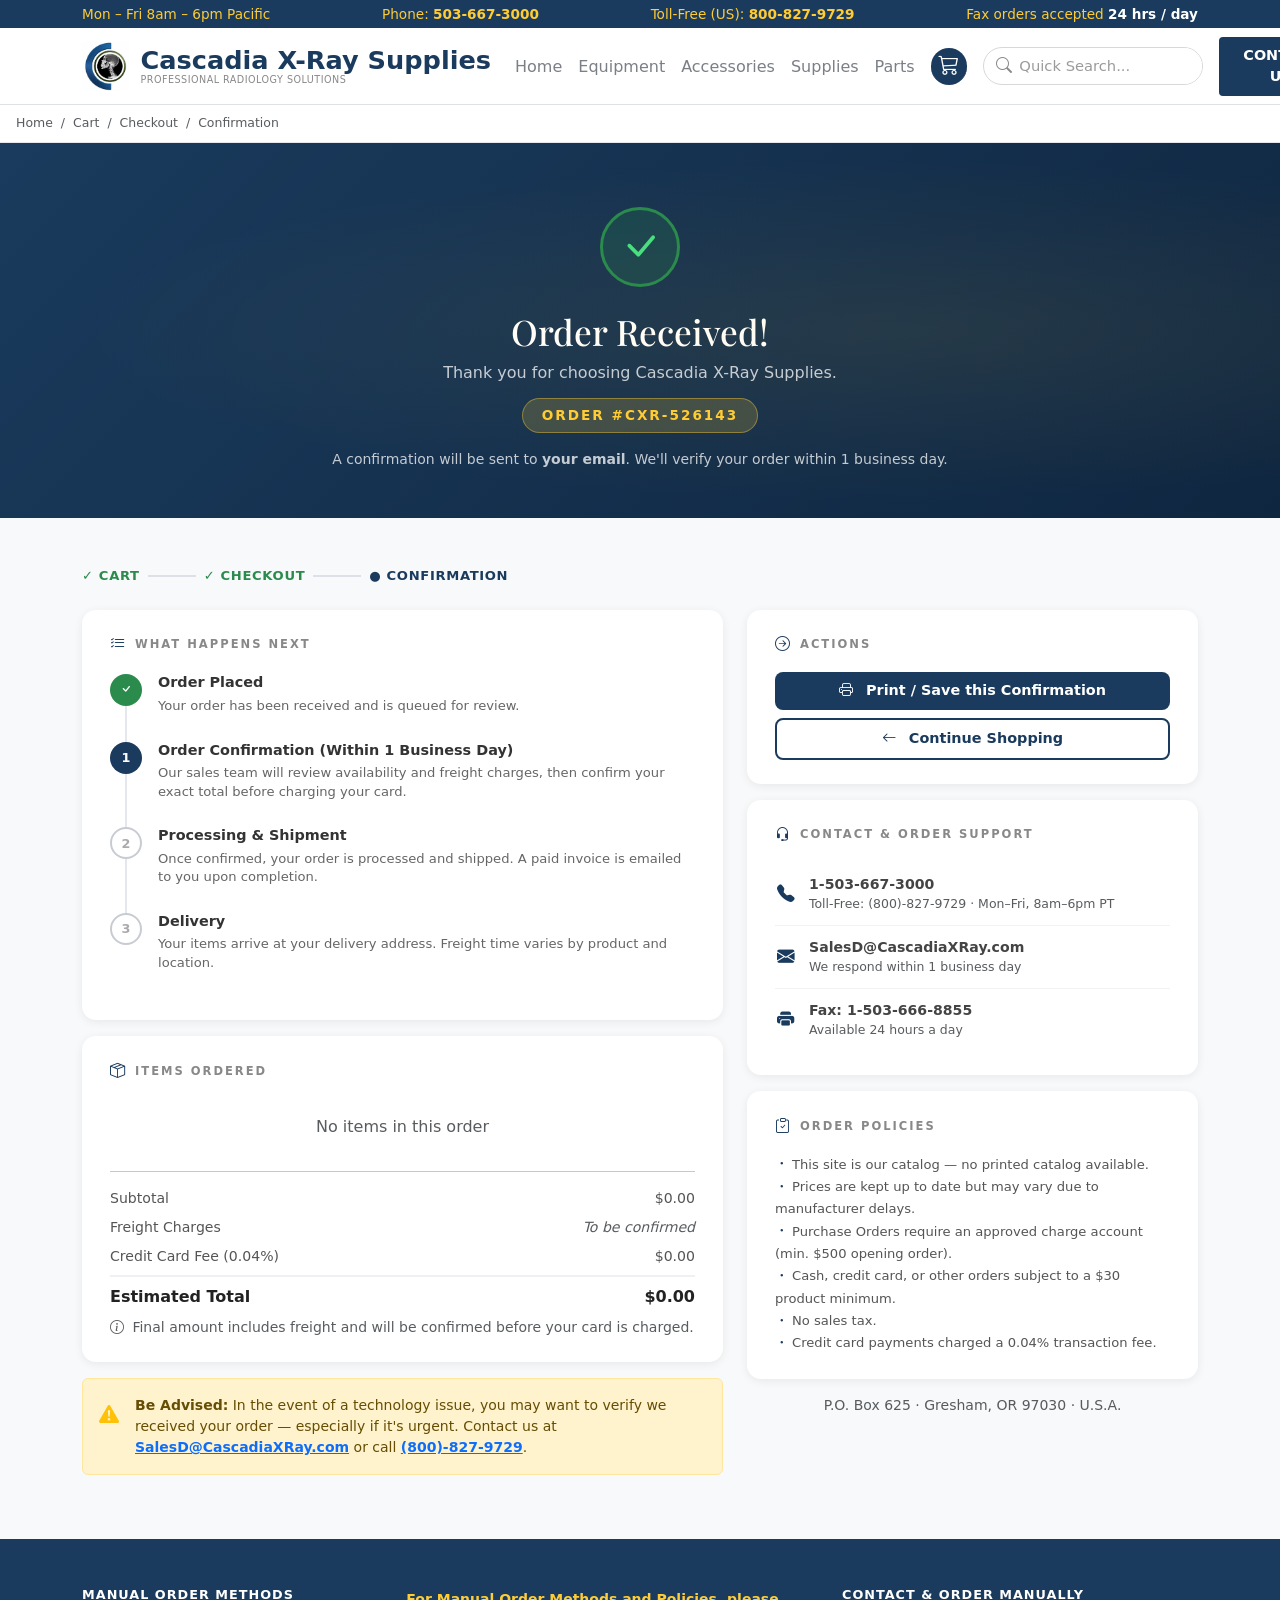
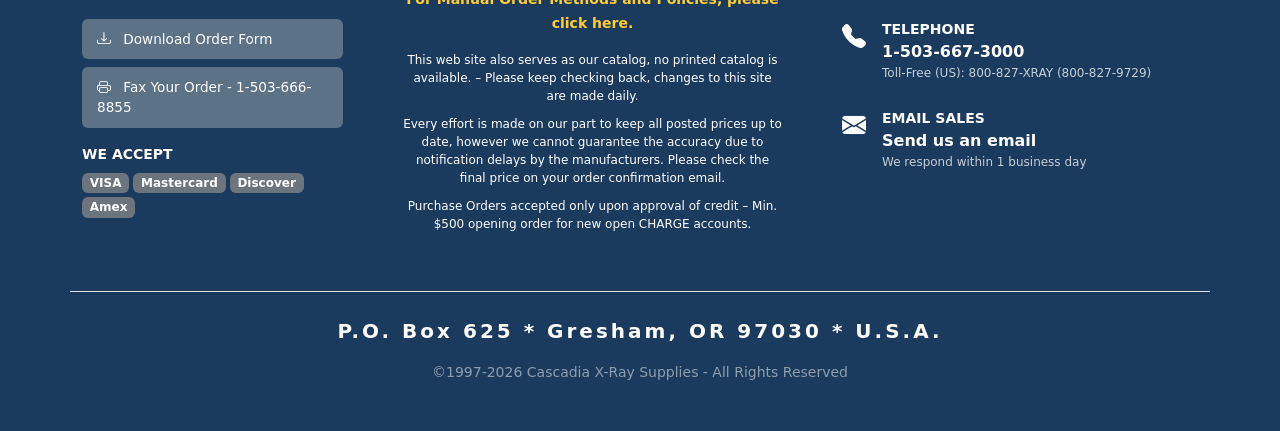
<file: confirmation.html>
<!DOCTYPE html>
<html lang="en">
<head>
    <meta charset="UTF-8">
    <meta name="viewport" content="width=device-width, initial-scale=1.0">
    <title>Order Confirmed | Cascadia X-Ray Supplies</title>
    <link href="https://cdn.jsdelivr.net/npm/bootstrap@5.3.0/dist/css/bootstrap.min.css" rel="stylesheet">
    <link rel="stylesheet" href="https://cdn.jsdelivr.net/npm/bootstrap-icons@1.11.1/font/bootstrap-icons.css">
    <link href="https://fonts.googleapis.com/css2?family=Playfair+Display:wght@700&family=Roboto:wght@300;400;700&display=swap" rel="stylesheet">
    <link rel="stylesheet" href="assets/css/style.css">
    <style>
        .confirmation-hero {
            background: linear-gradient(135deg, #1a3b5d 0%, #0f2640 100%);
            padding: 4rem 2rem 3rem;
            text-align: center;
            color: #fff;
            position: relative;
            overflow: hidden;
        }

        .confirmation-hero::before {
            content: '';
            position: absolute;
            inset: 0;
            background: radial-gradient(ellipse at 70% 50%, rgba(255,204,51,0.08) 0%, transparent 65%);
            pointer-events: none;
        }

        .check-circle {
            width: 80px;
            height: 80px;
            background: rgba(43,139,76,0.2);
            border: 3px solid #2b8b4c;
            border-radius: 50%;
            display: flex;
            align-items: center;
            justify-content: center;
            margin: 0 auto 1.5rem;
            animation: popIn 0.5s cubic-bezier(0.175, 0.885, 0.32, 1.275) both;
        }

        @keyframes popIn {
            from { transform: scale(0); opacity: 0; }
            to   { transform: scale(1); opacity: 1; }
        }

        .check-circle i {
            font-size: 2.5rem;
            color: #4ade80;
        }

        .confirmation-hero h1 {
            font-family: 'Playfair Display', serif;
            font-size: 2.2rem;
            margin-bottom: 0.5rem;
        }

        .order-number-badge {
            display: inline-block;
            background: rgba(255,204,51,0.18);
            border: 1px solid rgba(255,204,51,0.4);
            color: #ffcc33;
            font-size: 0.85rem;
            font-weight: 700;
            letter-spacing: 2px;
            padding: 0.4rem 1.2rem;
            border-radius: 999px;
            margin-top: 0.8rem;
        }

        /* Main card grid */
        .confirmation-grid {
            display: grid;
            grid-template-columns: 1fr 1fr;
            gap: 1.25rem;
            margin-bottom: 1.25rem;
        }
        @media (max-width: 767px) {
            .confirmation-grid { grid-template-columns: 1fr; }
        }

        .conf-card {
            background: #fff;
            border-radius: 14px;
            box-shadow: 0 2px 10px rgba(0,0,0,0.07);
            padding: 1.5rem 1.75rem;
        }

        .conf-card-title {
            font-size: 0.72rem;
            letter-spacing: 2px;
            text-transform: uppercase;
            color: #888;
            font-weight: 700;
            margin-bottom: 1rem;
            display: flex;
            align-items: center;
            gap: 0.5rem;
        }

        .conf-card-title i {
            font-size: 0.95rem;
            color: var(--navy-blue);
        }

        /* Timeline / next steps */
        .next-steps-timeline {
            display: flex;
            flex-direction: column;
            gap: 0;
        }

        .timeline-step {
            display: flex;
            gap: 1rem;
            position: relative;
        }

        .timeline-step:not(:last-child)::after {
            content: '';
            position: absolute;
            left: 15px;
            top: 34px;
            width: 2px;
            height: calc(100% - 10px);
            background: #e4e7ec;
        }

        .timeline-dot {
            width: 32px;
            height: 32px;
            border-radius: 50%;
            background: var(--navy-blue);
            color: #fff;
            display: flex;
            align-items: center;
            justify-content: center;
            font-size: 0.8rem;
            font-weight: 700;
            flex-shrink: 0;
            z-index: 1;
            margin-top: 2px;
        }

        .timeline-dot.done {
            background: #2b8b4c;
        }

        .timeline-dot.pending {
            background: #fff;
            border: 2px solid #c8ccd2;
            color: #aaa;
        }

        .timeline-body {
            padding-bottom: 1.5rem;
        }

        .timeline-title {
            font-weight: 700;
            font-size: 0.9rem;
            color: #333;
            margin-bottom: 0.2rem;
        }

        .timeline-desc {
            font-size: 0.82rem;
            color: #666;
            line-height: 1.4;
        }

        /* Order items */
        .confirm-item {
            display: flex;
            align-items: flex-start;
            gap: 0.75rem;
            padding: 0.75rem 0;
            border-bottom: 1px solid #f0f2f4;
            font-size: 0.88rem;
        }
        .confirm-item:last-child { border-bottom: none; }
        .confirm-item-img {
            width: 44px;
            height: 44px;
            border-radius: 8px;
            background: #eef0f3;
            display: flex;
            align-items: center;
            justify-content: center;
            flex-shrink: 0;
            color: #aaa;
        }
        .confirm-item-name { font-weight: 700; color: #333; }
        .confirm-item-detail { color: #777; font-size: 0.78rem; }
        .confirm-item-price { margin-left: auto; font-weight: 700; color: var(--navy-blue); white-space: nowrap; }

        /* Summary totals */
        .summary-line {
            display: flex;
            justify-content: space-between;
            font-size: 0.88rem;
            color: #555;
            margin-bottom: 0.5rem;
        }
        .summary-line.final {
            font-weight: 700;
            font-size: 1rem;
            color: #222;
            padding-top: 0.5rem;
            border-top: 2px solid #eef0f3;
            margin-top: 0.3rem;
        }

        /* Contact methods */
        .contact-method {
            display: flex;
            align-items: center;
            gap: 0.75rem;
            padding: 0.7rem 0;
            border-bottom: 1px solid #f0f2f4;
            font-size: 0.88rem;
            color: #444;
        }
        .contact-method:last-child { border-bottom: none; }
        .contact-method i { font-size: 1.1rem; color: var(--navy-blue); width: 22px; text-align: center; }

        /* CTA buttons */
        .btn-navy {
            background-color: var(--navy-blue);
            color: white;
            border: none;
            font-size: 0.9rem;
            font-weight: 700;
        }
        .btn-navy:hover { background: #14304a; color: #fff; }
        .btn-outline-navy {
            border: 2px solid var(--navy-blue);
            color: var(--navy-blue);
            font-size: 0.9rem;
            font-weight: 700;
            background: transparent;
        }
        .btn-outline-navy:hover { background: var(--navy-blue); color: #fff; }

        /* Print styles */
        @media print {
            .confirmation-hero { background: #1a3b5d !important; -webkit-print-color-adjust: exact; print-color-adjust: exact; }
            #navbar-container, #footer-container, .no-print { display: none !important; }
        }
    </style>
</head>
<body class="bg-light">

    <div id="navbar-container"></div>

    <!-- Breadcrumb bar -->
    <div style="background:#fff;border-bottom:1px solid #e4e7ec;">
        <div style="max-width:1280px;margin:0 auto;padding:0.55rem 1rem;">
            <ol class="breadcrumb mb-0" style="font-size:0.78rem;">
                <li class="breadcrumb-item"><a href="index.html" class="text-decoration-none text-muted">Home</a></li>
                <li class="breadcrumb-item"><a href="cart.html" class="text-decoration-none text-muted">Cart</a></li>
                <li class="breadcrumb-item"><a href="checkout.html" class="text-decoration-none text-muted">Checkout</a></li>
                <li class="breadcrumb-item active">Confirmation</li>
            </ol>
        </div>
    </div>
    <div class="confirmation-hero">
        <div class="check-circle">
            <i class="bi bi-check-lg"></i>
        </div>
        <h1>Order Received!</h1>
        <p class="mb-0 opacity-75">Thank you for choosing Cascadia X-Ray Supplies.</p>
        <div class="order-number-badge" id="order-number-display">ORDER #CXR-XXXXXX</div>
        <p class="mt-3 mb-0 opacity-75 small">
            A confirmation will be sent to <strong id="confirm-email">your email</strong>. 
            We'll verify your order within 1 business day.
        </p>
    </div>

    <main class="container py-5">

        <!-- Step Bar -->
        <div class="d-flex align-items-center gap-2 mb-4" style="font-size:0.82rem;font-weight:700;letter-spacing:0.05em;text-transform:uppercase;color:#aab0b8;">
            <span style="color:#2b8b4c;">✓ Cart</span>
            <div style="flex:1;height:2px;background:#dde1e7;max-width:48px;"></div>
            <span style="color:#2b8b4c;">✓ Checkout</span>
            <div style="flex:1;height:2px;background:#dde1e7;max-width:48px;"></div>
            <span style="color:var(--navy-blue);">● Confirmation</span>
        </div>

        <div class="row g-4">

            <!-- LEFT: Order details + What's next -->
            <div class="col-lg-7">

                <!-- What Happens Next -->
                <div class="conf-card mb-3">
                    <div class="conf-card-title"><i class="bi bi-list-check"></i> What Happens Next</div>
                    <div class="next-steps-timeline">
                        <div class="timeline-step">
                            <div class="timeline-dot done"><i class="bi bi-check" style="font-size:0.9rem"></i></div>
                            <div class="timeline-body">
                                <div class="timeline-title">Order Placed</div>
                                <div class="timeline-desc">Your order has been received and is queued for review.</div>
                            </div>
                        </div>
                        <div class="timeline-step">
                            <div class="timeline-dot">1</div>
                            <div class="timeline-body">
                                <div class="timeline-title">Order Confirmation (Within 1 Business Day)</div>
                                <div class="timeline-desc">Our sales team will review availability and freight charges, then confirm your exact total before charging your card.</div>
                            </div>
                        </div>
                        <div class="timeline-step">
                            <div class="timeline-dot pending">2</div>
                            <div class="timeline-body">
                                <div class="timeline-title">Processing & Shipment</div>
                                <div class="timeline-desc">Once confirmed, your order is processed and shipped. A paid invoice is emailed to you upon completion.</div>
                            </div>
                        </div>
                        <div class="timeline-step">
                            <div class="timeline-dot pending">3</div>
                            <div class="timeline-body">
                                <div class="timeline-title">Delivery</div>
                                <div class="timeline-desc">Your items arrive at your delivery address. Freight time varies by product and location.</div>
                            </div>
                        </div>
                    </div>
                </div>

                <!-- Order Items -->
                <div class="conf-card mb-3">
                    <div class="conf-card-title"><i class="bi bi-box-seam"></i> Items Ordered</div>

                    <div id="confirm-items">
                        <!-- Populated by JS; fallback placeholders shown below -->
                        <div class="confirm-item">
                            <div class="confirm-item-img"><i class="bi bi-image"></i></div>
                            <div>
                                <div class="confirm-item-name">Manual Collimator – Multi-layer</div>
                                <div class="confirm-item-detail">Stock #R221 · Qty: 1</div>
                            </div>
                            <div class="confirm-item-price">$2,300.00</div>
                        </div>
                        <div class="confirm-item">
                            <div class="confirm-item-img"><i class="bi bi-image"></i></div>
                            <div>
                                <div class="confirm-item-name">X-Ray Grid – 10x12", 8:1 Ratio</div>
                                <div class="confirm-item-detail">Stock #11432 · 103lpi · Qty: 2</div>
                            </div>
                            <div class="confirm-item-price">$90.00</div>
                        </div>
                    </div>

                    <hr class="my-3">

                    <div class="summary-line">
                        <span>Subtotal</span>
                        <span id="confirm-subtotal">$2,390.00</span>
                    </div>
                    <div class="summary-line">
                        <span>Freight Charges</span>
                        <span class="fst-italic text-muted">To be confirmed</span>
                    </div>
                    <div class="summary-line">
                        <span>Credit Card Fee (0.04%)</span>
                        <span id="confirm-cc-fee">$0.96</span>
                    </div>
                    <div class="summary-line final">
                        <span>Estimated Total</span>
                        <span id="confirm-total">$2,390.96</span>
                    </div>
                    <p class="text-muted small mt-2 mb-0">
                        <i class="bi bi-info-circle me-1"></i>
                        Final amount includes freight and will be confirmed before your card is charged.
                    </p>
                </div>

                <!-- Important Notice (mirrors original PNWX "be advised" note) -->
                <div class="alert alert-warning d-flex gap-3 align-items-start">
                    <i class="bi bi-exclamation-triangle-fill fs-5 mt-1 text-warning flex-shrink-0"></i>
                    <div class="small">
                        <strong>Be Advised:</strong> In the event of a technology issue, you may want to verify we received your order — especially if it's urgent. Contact us at 
                        <a href="mailto:SalesD@CascadiaXRay.com" class="fw-bold">SalesD@CascadiaXRay.com</a> or call 
                        <a href="tel:8008279729" class="fw-bold">(800)-827-9729</a>.
                    </div>
                </div>

            </div><!-- /col-lg-7 -->

            <!-- RIGHT: Contact + Actions -->
            <div class="col-lg-5">

                <!-- Actions -->
                <div class="conf-card mb-3 no-print">
                    <div class="conf-card-title"><i class="bi bi-arrow-right-circle"></i> Actions</div>
                    <div class="d-flex flex-column gap-2">
                        <button class="btn btn-navy rounded-3 py-2" onclick="window.print()">
                            <i class="bi bi-printer me-2"></i> Print / Save this Confirmation
                        </button>
                        <a href="index.html" class="btn btn-outline-navy rounded-3 py-2">
                            <i class="bi bi-arrow-left me-2"></i> Continue Shopping
                        </a>
                    </div>
                </div>

                <!-- Contact & Order Methods -->
                <div class="conf-card mb-3">
                    <div class="conf-card-title"><i class="bi bi-headset"></i> Contact & Order Support</div>
                    <div class="contact-method">
                        <i class="bi bi-telephone-fill"></i>
                        <div>
                            <div class="fw-bold">1-503-667-3000</div>
                            <div class="text-muted" style="font-size:0.78rem;">Toll-Free: (800)-827-9729 · Mon–Fri, 8am–6pm PT</div>
                        </div>
                    </div>
                    <div class="contact-method">
                        <i class="bi bi-envelope-fill"></i>
                        <div>
                            <div class="fw-bold">SalesD@CascadiaXRay.com</div>
                            <div class="text-muted" style="font-size:0.78rem;">We respond within 1 business day</div>
                        </div>
                    </div>
                    <div class="contact-method">
                        <i class="bi bi-printer-fill"></i>
                        <div>
                            <div class="fw-bold">Fax: 1-503-666-8855</div>
                            <div class="text-muted" style="font-size:0.78rem;">Available 24 hours a day</div>
                        </div>
                    </div>
                </div>

                <!-- Order Policies -->
                <div class="conf-card">
                    <div class="conf-card-title"><i class="bi bi-clipboard-check"></i> Order Policies</div>
                    <ul class="list-unstyled mb-0" style="font-size:0.82rem;color:#555;line-height:1.7;">
                        <li><i class="bi bi-dot text-navy me-1"></i>This site is our catalog — no printed catalog available.</li>
                        <li><i class="bi bi-dot text-navy me-1"></i>Prices are kept up to date but may vary due to manufacturer delays.</li>
                        <li><i class="bi bi-dot text-navy me-1"></i>Purchase Orders require an approved charge account (min. $500 opening order).</li>
                        <li><i class="bi bi-dot text-navy me-1"></i>Cash, credit card, or other orders subject to a $30 product minimum.</li>
                        <li><i class="bi bi-dot text-navy me-1"></i>No sales tax.</li>
                        <li><i class="bi bi-dot text-navy me-1"></i>Credit card payments charged a 0.04% transaction fee.</i></li>
                    </ul>
                </div>

                <!-- Address / Footer -->
                <div class="text-center mt-3 text-muted small">
                    P.O. Box 625 · Gresham, OR 97030 · U.S.A.
                </div>

            </div>

        </div>
    </main>

    <div id="footer-container"></div>
    <script src="https://cdn.jsdelivr.net/npm/bootstrap@5.3.0/dist/js/bootstrap.bundle.min.js"></script>
    <script src="js/products.js"></script>
    <script src="js/load-components.js"></script>
    <script>
        // ========================================
        // ORDER CONFIRMATION DATA RESTORATION
        // This page reads data stored by checkout.html and displays it
        // See docs/MODULE_ARCHITECTURE.md "Guarantee 4: Order Confirmation Accuracy"
        // ========================================

        // Data Flow: checkout.html → sessionStorage → confirmation.html
        // Pull order metadata passed from checkout page via sessionStorage
        const orderNum  = sessionStorage.getItem('orderNumber') || 'CXR-' + Math.floor(Math.random() * 900000 + 100000);
        const email     = sessionStorage.getItem('orderEmail')  || 'your email';
        const name      = sessionStorage.getItem('orderName')   || 'Customer';

        document.getElementById('order-number-display').textContent = 'ORDER #' + orderNum;
        document.getElementById('confirm-email').textContent = email;

        // HCI Principle: Information Scent & Confirmation
        // Testing friction point: Users couldn't verify what they actually checked out
        // Users need immediate visual confirmation of their action (order placed)
        // This includes seeing exact products, quantities, and prices
        // 
        // Why display products on confirmation:
        // 1. Reduces post-purchase anxiety ("Did I order the right thing?")
        // 2. Provides screenshot/print reference for customer records
        // 3. Supports 6-month power users who remember order numbers by product type
        //
        // Data source logic:
        // - Primary: 'pnwx-selected-checkout' in sessionStorage (items checked out)
        // - Fallback: Match IDs in localStorage cart (in case sessionStorage corrupted)
        // - Final fallback: All selected items in localStorage (error recovery)
        //
        // Product images intentionally included:
        // Provides visual recognition cue; users remember orders by image
        
        function populateConfirmationItems() {
            const selectedCheckout = (() => {
                try { return JSON.parse(sessionStorage.getItem('pnwx-selected-checkout') || 'null'); } catch (e) { return null; }
            })();
            const cartItems = (() => {
                try { return JSON.parse(localStorage.getItem('pnwx-cart') || '[]'); } catch (e) { return []; }
            })();

            let confirmedItems = [];
            if (Array.isArray(selectedCheckout) && selectedCheckout.length) {
                const ids = selectedCheckout.map(i => i.id);
                confirmedItems = cartItems.filter(i => ids.includes(i.id));
                // Fall back to sessionStorage items if not found in cart
                if (confirmedItems.length === 0) {
                    confirmedItems = selectedCheckout;
                }
            }

            if (confirmedItems.length === 0) {
                confirmedItems = cartItems.filter(i => i.selected !== false);
            }

            const itemsContainer = document.getElementById('confirm-items');
            if (!confirmedItems.length) {
                itemsContainer.innerHTML = '<div class="text-center text-muted py-3">No items in this order</div>';
                document.getElementById('confirm-subtotal').textContent = '$0.00';
                document.getElementById('confirm-cc-fee').textContent = '$0.00';
                document.getElementById('confirm-total').textContent = '$0.00';
                return;
            }

            const formatCurrency = (value) => new Intl.NumberFormat('en-US', { style: 'currency', currency: 'USD' }).format(value || 0);

            itemsContainer.innerHTML = confirmedItems.map(item => {
                const lineTotal = item.price * item.quantity;
                return `
                    <div class="confirm-item">
                        <div class="confirm-item-img">
                            ${item.image ? `<img src="${item.image}" alt="${item.title}" style="width: 100%; height: 100%; object-fit: cover; border-radius: 8px;" onerror="this.style.display='none';this.parentElement.innerHTML='<i class=\\"bi bi-image\\"></i>'">` : '<i class="bi bi-image"></i>'}
                        </div>
                        <div>
                            <div class="confirm-item-name">${item.title}</div>
                            <div class="confirm-item-detail">${item.sku ? `Stock #${item.sku}` : ''} ${item.variation ? `· ${item.variation}` : ''} · Qty: ${item.quantity}</div>
                        </div>
                        <div class="confirm-item-price">${formatCurrency(item.price)}</div>
                    </div>
                `;
            }).join('');

            const subtotal = confirmedItems.reduce((sum, item) => sum + (item.price * item.quantity), 0);
            const fee = subtotal * 0.0004;
            const total = subtotal + fee;

            document.getElementById('confirm-subtotal').textContent = formatCurrency(subtotal);
            document.getElementById('confirm-cc-fee').textContent = formatCurrency(fee);
            document.getElementById('confirm-total').textContent = formatCurrency(total);
        }

        document.addEventListener('DOMContentLoaded', populateConfirmationItems);
    </script>
</body>
</html>
</file>
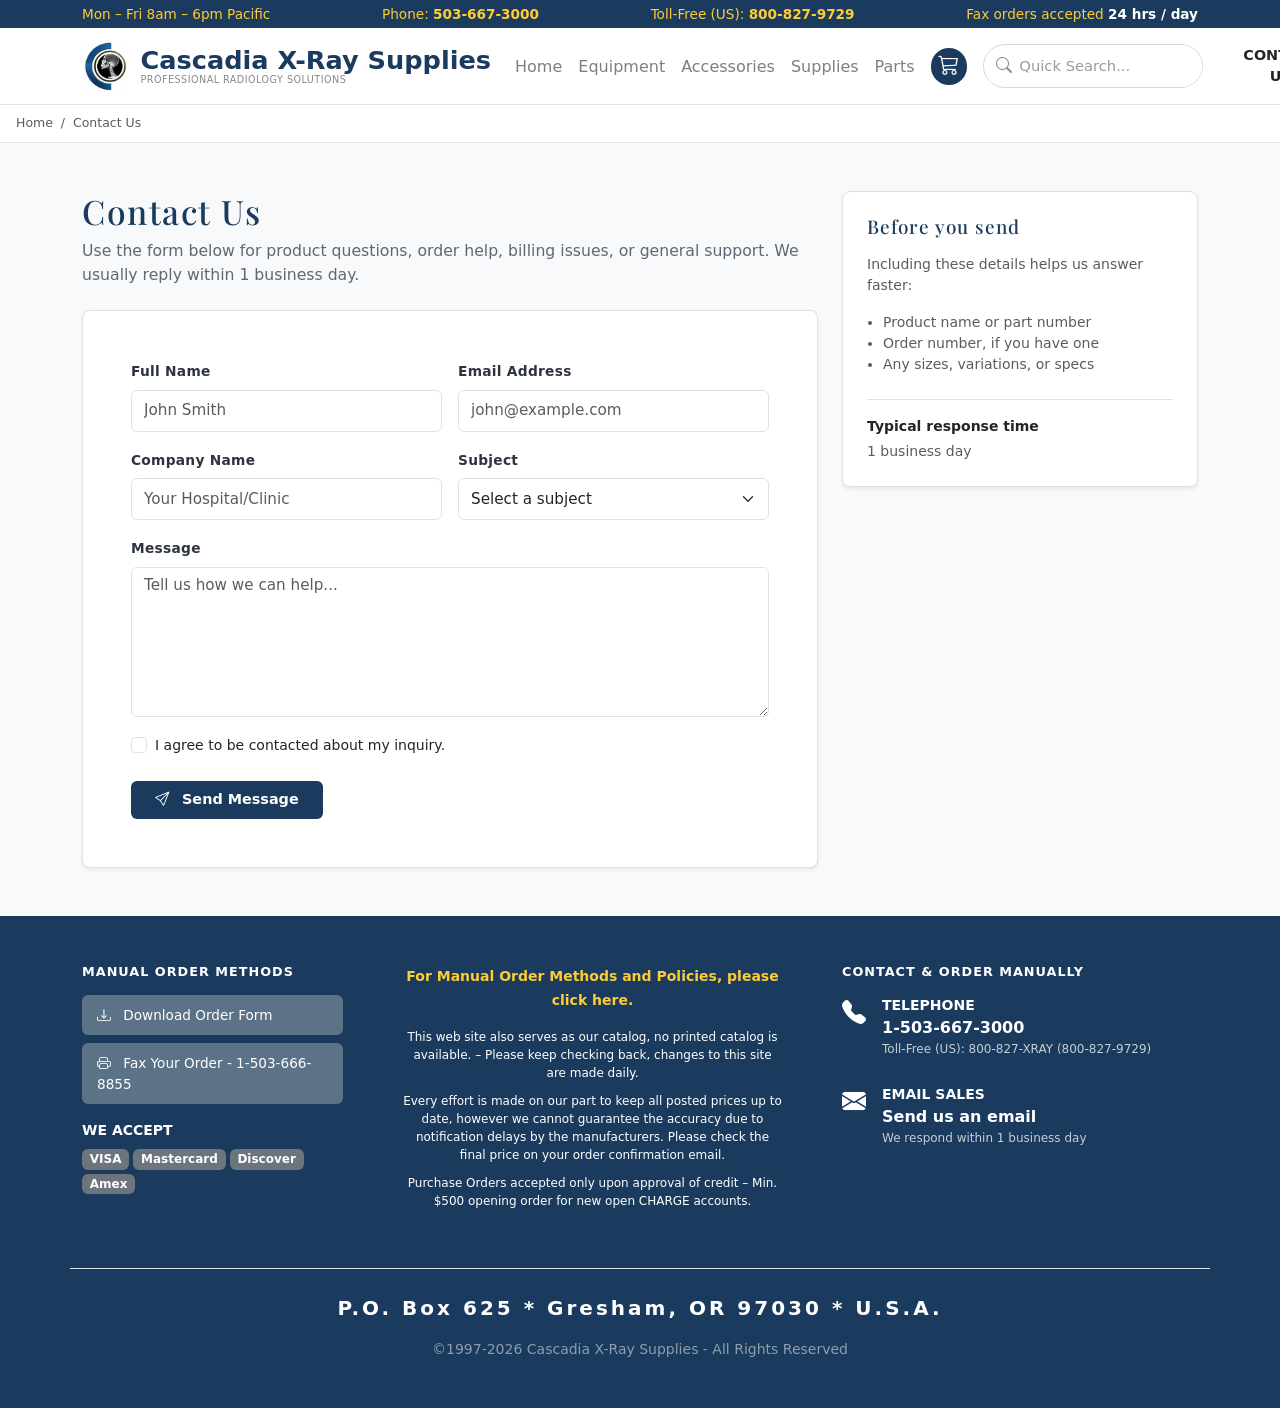
<file: contact.html>
<!DOCTYPE html>
<html lang="en">
<head>
    <meta charset="UTF-8">
    <meta name="viewport" content="width=device-width, initial-scale=1.0">
    <title>Contact Us | PNWX</title>
    <link href="https://cdn.jsdelivr.net/npm/bootstrap@5.3.0/dist/css/bootstrap.min.css" rel="stylesheet">
    <link rel="stylesheet" href="https://cdn.jsdelivr.net/npm/bootstrap-icons@1.11.1/font/bootstrap-icons.css">
    <link href="https://fonts.googleapis.com/css2?family=Playfair+Display:wght@700&family=Roboto:wght@300;400;700&display=swap" rel="stylesheet">
    <link rel="stylesheet" href="assets/css/style.css">
</head>
<body class="bg-light contact-page">

    <!-- Navbar Container -->
    <div id="navbar-container"></div>

    <!-- Breadcrumb bar -->
    <div style="background:#fff;border-bottom:1px solid #e4e7ec;">
        <div style="max-width:1280px;margin:0 auto;padding:0.55rem 1rem;">
            <ol class="breadcrumb mb-0" style="font-size:0.78rem;">
                <li class="breadcrumb-item"><a href="index.html" class="text-decoration-none text-muted">Home</a></li>
                <li class="breadcrumb-item active">Contact Us</li>
            </ol>
        </div>
    </div>

    <main class="container py-4 py-lg-5">
        <div class="row g-4 align-items-start">
            <div class="col-lg-8">
                <h1 class="contact-title mb-2">Contact Us</h1>
                <p class="contact-lead mb-4">Use the form below for product questions, order help, billing issues, or general support. We usually reply within 1 business day.</p>

                <div class="bg-white rounded-3 shadow-sm border p-4 p-lg-5">
                    <form>
                        <div class="row g-3 mb-3">
                            <div class="col-md-6">
                                <label for="fullName" class="form-label fw-semibold">Full Name</label>
                                <input type="text" class="form-control" id="fullName" placeholder="John Smith" required>
                            </div>
                            <div class="col-md-6">
                                <label for="email" class="form-label fw-semibold">Email Address</label>
                                <input type="email" class="form-control" id="email" placeholder="john@example.com" required>
                            </div>
                        </div>

                        <div class="row g-3 mb-3">
                            <div class="col-md-6">
                                <label for="company" class="form-label fw-semibold">Company Name</label>
                                <input type="text" class="form-control" id="company" placeholder="Your Hospital/Clinic">
                            </div>
                            <div class="col-md-6">
                                <label for="subject" class="form-label fw-semibold">Subject</label>
                                <select class="form-select" id="subject" required>
                                    <option value="">Select a subject</option>
                                    <option value="product">Product Inquiry</option>
                                    <option value="order">Order Question</option>
                                    <option value="technical">Technical Support</option>
                                    <option value="billing">Billing Issue</option>
                                    <option value="other">Other</option>
                                </select>
                            </div>
                        </div>

                        <div class="mb-3">
                            <label for="message" class="form-label fw-semibold">Message</label>
                            <textarea class="form-control" id="message" rows="5" placeholder="Tell us how we can help..." required></textarea>
                        </div>

                        <div class="mb-4">
                            <div class="form-check">
                                <input class="form-check-input" type="checkbox" id="agreeTerms" required>
                                <label class="form-check-label small" for="agreeTerms">
                                    I agree to be contacted about my inquiry.
                                </label>
                            </div>
                        </div>

                        <button type="submit" class="btn btn-navy px-4 py-2">
                            <i class="bi bi-send me-2"></i> Send Message
                        </button>
                    </form>
                </div>
            </div>

            <div class="col-lg-4">
                <div class="bg-white rounded-3 shadow-sm border p-4 contact-side-panel">
                    <h2 class="contact-side-title mb-3">Before you send</h2>
                    <p class="small text-muted mb-3">Including these details helps us answer faster:</p>
                    <ul class="small text-muted ps-3 mb-4">
                        <li>Product name or part number</li>
                        <li>Order number, if you have one</li>
                        <li>Any sizes, variations, or specs</li>
                    </ul>
                    <div class="border-top pt-3 small text-muted">
                        <div class="fw-semibold text-dark mb-1">Typical response time</div>
                        <div>1 business day</div>
                    </div>
                </div>
            </div>
        </div>
    </main>

    <!-- Footer Container -->
    <div id="footer-container"></div>

    <script src="https://cdn.jsdelivr.net/npm/bootstrap@5.3.0/dist/js/bootstrap.bundle.min.js"></script>
    <script src="js/products.js"></script>
    <script src="js/load-components.js"></script>
</body>
</html>
</file>
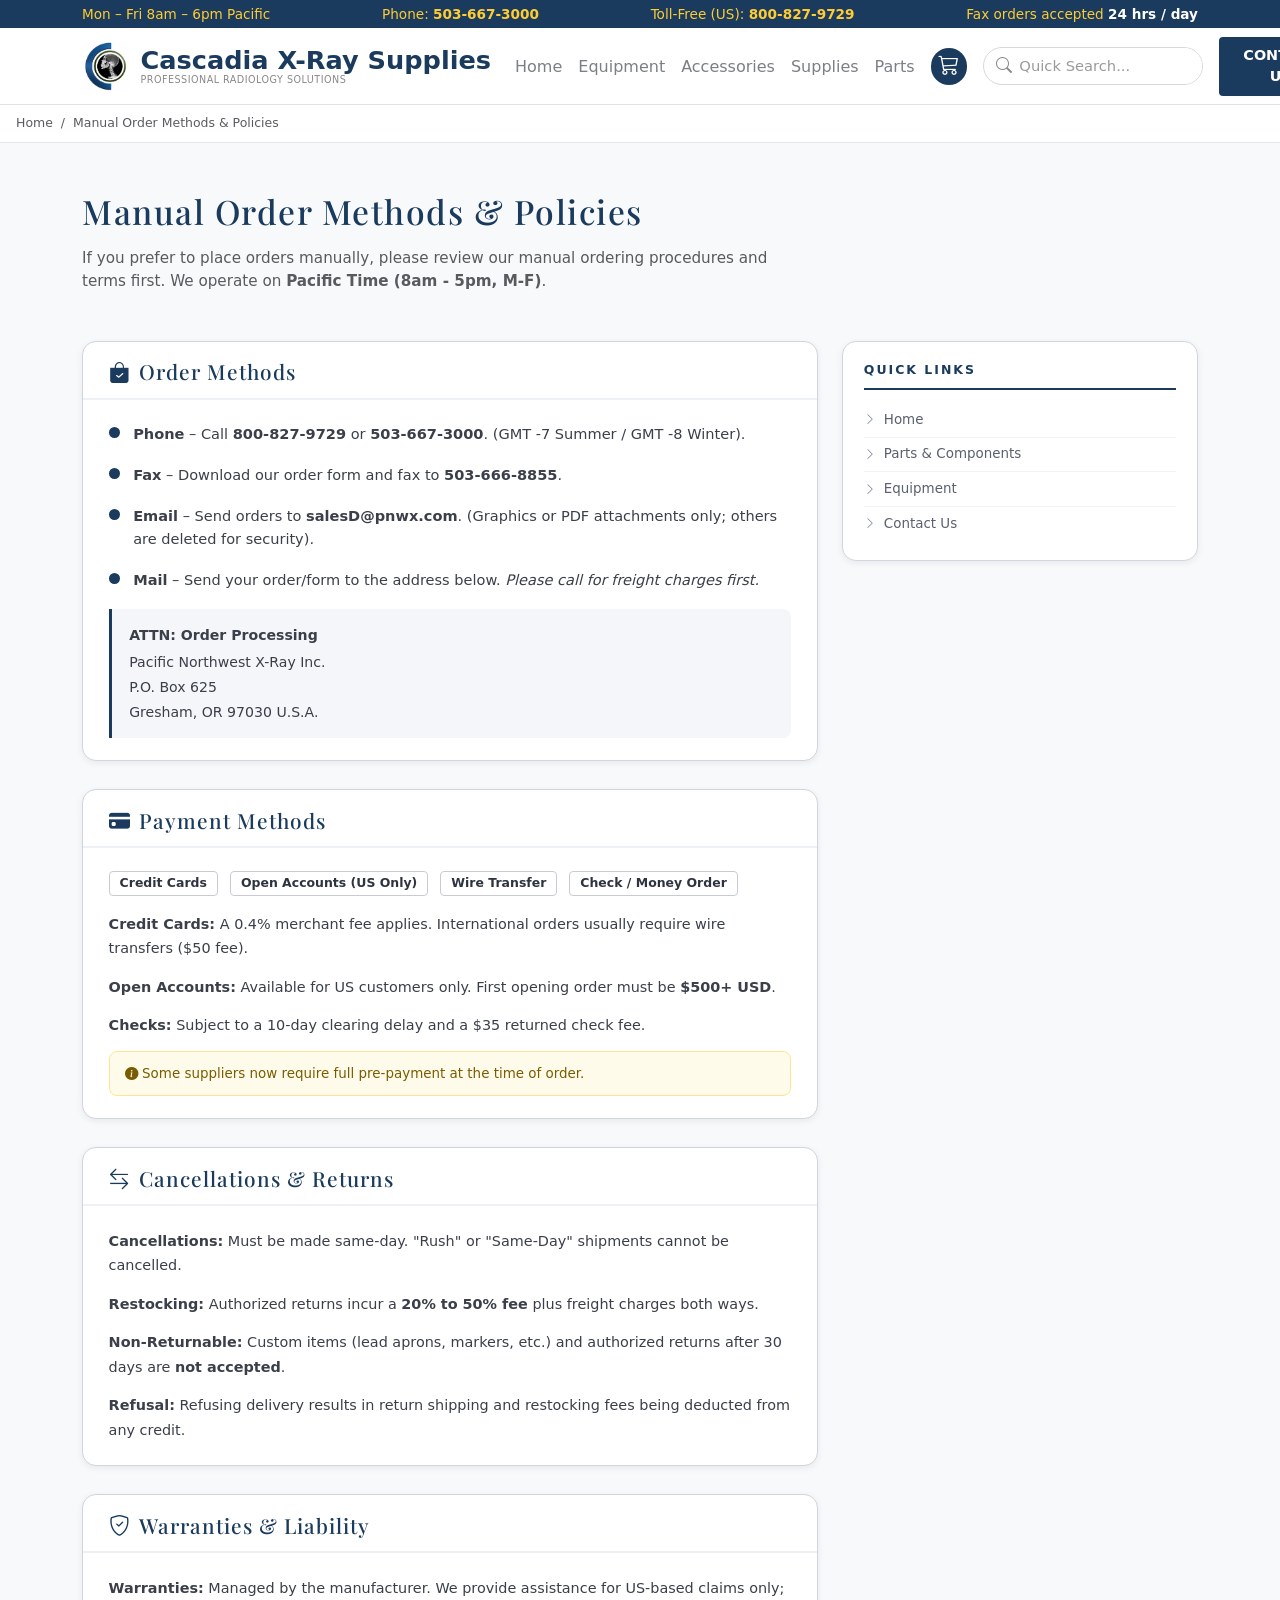
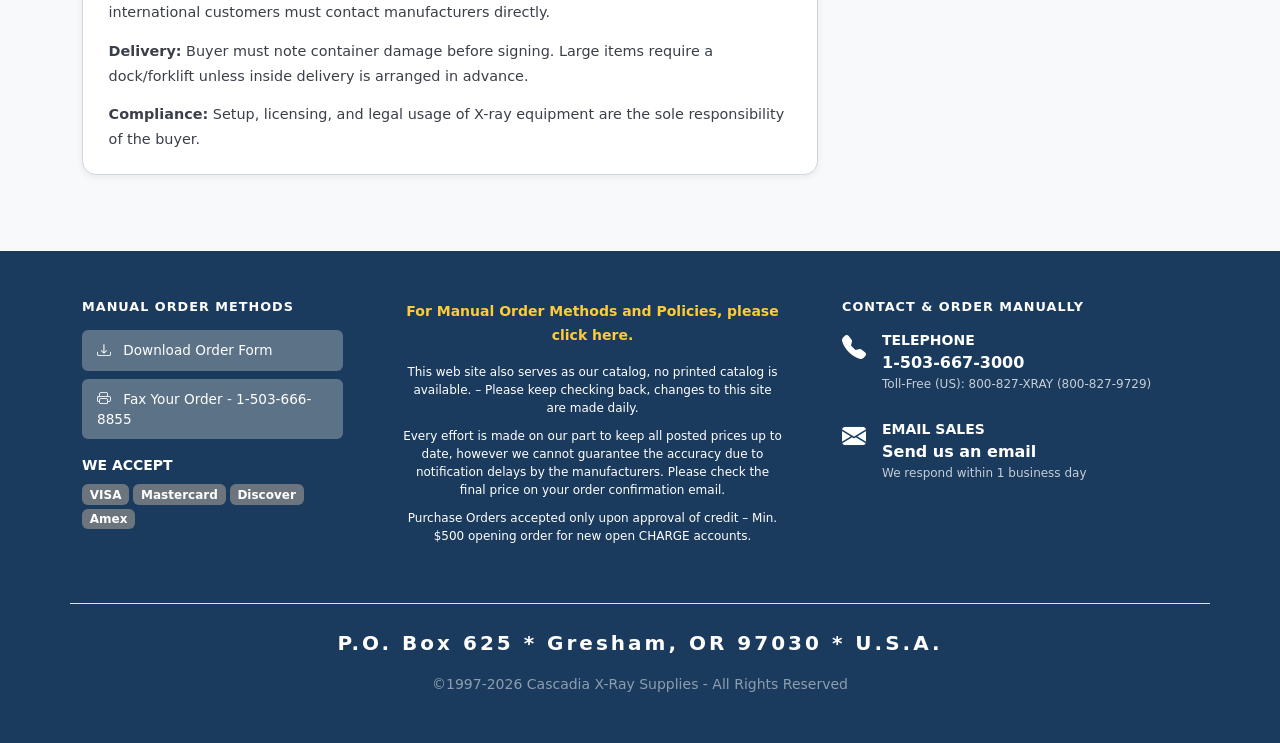
<file: order-policies.html>
<!DOCTYPE html>
<html lang="en">
<head>
    <meta charset="UTF-8">
    <meta name="viewport" content="width=device-width, initial-scale=1.0">
    <title>Manual Order Methods & Policies | Pacific Northwest X-Ray Inc.</title>
    <link href="https://cdn.jsdelivr.net/npm/bootstrap@5.3.0/dist/css/bootstrap.min.css" rel="stylesheet">
    <link rel="stylesheet" href="https://cdn.jsdelivr.net/npm/bootstrap-icons@1.11.1/font/bootstrap-icons.css">
    <link href="https://fonts.googleapis.com/css2?family=Playfair+Display:wght@700&family=Roboto:wght@300;400;700&display=swap" rel="stylesheet">
    <link rel="stylesheet" href="assets/css/style.css">
    <style>
        .policy-wrapper { max-width: 900px; margin: 0 auto; }
        .policy-card {
            background: #fff;
            border: 1px solid #cfd6df;
            border-radius: 14px;
            box-shadow: 0 2px 7px rgba(0,0,0,0.07);
            overflow: hidden;
            margin-bottom: 1.75rem;
        }
        .policy-card-header {
            padding: 1.1rem 1.6rem 0.85rem;
            border-bottom: 2px solid #edf0f4;
        }
        .policy-card-header h3 {
            font-family: 'Playfair Display', serif;
            font-size: 1.3rem;
            letter-spacing: 1px;
            color: var(--navy-blue);
            margin: 0;
        }
        .policy-card-body { padding: 1.4rem 1.6rem; }
        .policy-item {
            display: flex;
            gap: 0.85rem;
            margin-bottom: 1.1rem;
            align-items: flex-start;
        }
        .policy-item:last-child { margin-bottom: 0; }
        .policy-dot {
            flex-shrink: 0;
            width: 11px; height: 11px;
            border-radius: 50%;
            background: var(--navy-blue);
            margin-top: 5px;
        }
        .policy-item-text {
            font-size: 0.91rem;
            line-height: 1.6;
            color: #3a3f49;
        }
        .policy-item-text a {
            color: var(--navy-blue);
            text-decoration: underline;
        }
        .policy-item-text strong { font-weight: 700; }
        .mail-address-block {
            background: #f4f6f9;
            border-left: 3px solid var(--navy-blue);
            border-radius: 0 8px 8px 0;
            padding: 0.85rem 1.1rem;
            margin-top: 1rem;
            font-size: 0.88rem;
            line-height: 1.75;
            color: #3a3f49;
        }
        .mail-address-block strong { font-weight: 700; display: block; margin-bottom: 0.2rem; }
        .card-badge {
            display: inline-block;
            border: 1px solid #c8ccd2;
            border-radius: 4px;
            padding: 2px 10px;
            font-size: 0.78rem;
            font-weight: 700;
            background: #fff;
            color: #2d3440;
            margin-right: 4px;
        }
        .note-box {
            background: #fffbea;
            border: 1px solid #ffe58f;
            border-radius: 8px;
            padding: 0.6rem 0.95rem;
            font-size: 0.84rem;
            color: #7a5c00;
            margin-top: 0.6rem;
        }
        .policy-prose {
            font-size: 0.90rem;
            line-height: 1.72;
            color: #3a3f49;
        }
        .policy-prose p { margin-bottom: 0.85rem; }
        .policy-prose p:last-child { margin-bottom: 0; }
        .toc-card {
            background: #fff;
            border: 1px solid #cfd6df;
            border-radius: 14px;
            box-shadow: 0 2px 7px rgba(0,0,0,0.07);
            padding: 1.2rem 1.3rem;
            position: sticky;
            top: 1.25rem;
        }
        .toc-title {
            font-size: 0.78rem;
            font-weight: 700;
            letter-spacing: 2px;
            text-transform: uppercase;
            color: var(--navy-blue);
            margin-bottom: 0.85rem;
            padding-bottom: 0.5rem;
            border-bottom: 2px solid var(--navy-blue);
        }
        .toc-link {
            display: flex;
            align-items: center;
            gap: 0.5rem;
            font-size: 0.84rem;
            color: #5a6070;
            text-decoration: none;
            padding: 0.42rem 0;
            border-bottom: 1px solid #f0f2f5;
            transition: color 0.2s;
        }
        .toc-link:hover { color: var(--navy-blue); }
        .toc-link i { font-size: 0.75rem; color: var(--navy-blue); opacity: 0.6; }
        .toc-link:last-child { border-bottom: none; }
    </style>
</head>
<body class="bg-light">

    <!-- Navbar Container -->
    <div id="navbar-container"></div>

    <!-- Breadcrumb bar -->
    <div style="background:#fff;border-bottom:1px solid #e4e7ec;">
        <div style="max-width:1280px;margin:0 auto;padding:0.55rem 1rem;">
            <ol class="breadcrumb mb-0" style="font-size:0.78rem;">
                <li class="breadcrumb-item"><a href="index.html" class="text-decoration-none text-muted">Home</a></li>
                <li class="breadcrumb-item active">Manual Order Methods & Policies</li>
            </ol>
        </div>
    </div>

    <main class="container py-5">
        <h1 style="font-family: 'Playfair Display', serif; font-size: 2.1rem; letter-spacing: 1.5px; color: var(--navy-blue); margin-bottom: 1rem;">Manual Order Methods & Policies</h1>
        <p class="text-muted mb-5" style="font-size: 0.95rem; max-width: 700px;">If you prefer to place orders manually, please review our manual ordering procedures and terms first. We operate on <strong>Pacific Time (8am - 5pm, M-F)</strong>.</p>

        <div class="row g-4">
            <!-- Main Content -->
            <div class="col-lg-8">
                <div class="policy-wrapper">

                    <!-- ORDER METHODS -->
                    <div class="policy-card">
                        <div class="policy-card-header">
                            <h3><i class="bi bi-bag-check-fill me-2" style="color: var(--navy-blue);"></i>Order Methods</h3>
                        </div>
                        <div class="policy-card-body">
                            <div class="policy-item">
                                <div class="policy-dot"></div>
                                <div class="policy-item-text"><strong>Phone</strong> – Call <strong>800-827-9729</strong> or <strong>503-667-3000</strong>. (GMT -7 Summer / GMT -8 Winter).</div>
                            </div>
                            <div class="policy-item">
                                <div class="policy-dot"></div>
                                <div class="policy-item-text"><strong>Fax</strong> – Download our order form and fax to <strong>503-666-8855</strong>.</div>
                            </div>
                            <div class="policy-item">
                                <div class="policy-dot"></div>
                                <div class="policy-item-text"><strong>Email</strong> – Send orders to <strong>salesD@pnwx.com</strong>. (Graphics or PDF attachments only; others are deleted for security).</div>
                            </div>
                            <div class="policy-item">
                                <div class="policy-dot"></div>
                                <div class="policy-item-text"><strong>Mail</strong> – Send your order/form to the address below. <em>Please call for freight charges first.</em></div>
                            </div>
                            <div class="mail-address-block">
                                <strong>ATTN: Order Processing</strong>
                                Pacific Northwest X-Ray Inc.<br>
                                P.O. Box 625<br>
                                Gresham, OR 97030 U.S.A.
                            </div>
                        </div>
                    </div>

                    <!-- PAYMENT METHODS -->
                    <div class="policy-card">
                        <div class="policy-card-header">
                            <h3><i class="bi bi-credit-card-fill me-2" style="color: var(--navy-blue);"></i>Payment Methods</h3>
                        </div>
                        <div class="policy-card-body">
                            <div style="display: flex; gap: 0.5rem; flex-wrap: wrap; margin-bottom: 1rem;">
                                <span class="card-badge">Credit Cards</span>
                                <span class="card-badge">Open Accounts (US Only)</span>
                                <span class="card-badge">Wire Transfer</span>
                                <span class="card-badge">Check / Money Order</span>
                            </div>
                            <div class="policy-prose">
                                <p><strong>Credit Cards:</strong> A 0.4% merchant fee applies. International orders usually require wire transfers ($50 fee).</p>
                                <p><strong>Open Accounts:</strong> Available for US customers only. First opening order must be <strong>$500+ USD</strong>.</p>
                                <p><strong>Checks:</strong> Subject to a 10-day clearing delay and a $35 returned check fee.</p>
                                <div class="note-box">
                                    <i class="bi bi-info-circle-fill"></i> Some suppliers now require full pre-payment at the time of order.
                                </div>
                            </div>
                        </div>
                    </div>

                    <!-- CANCELLATIONS & RETURNS -->
                    <div class="policy-card">
                        <div class="policy-card-header">
                            <h3><i class="bi bi-arrow-left-right me-2" style="color: var(--navy-blue);"></i>Cancellations & Returns</h3>
                        </div>
                        <div class="policy-card-body">
                            <div class="policy-prose">
                                <p><strong>Cancellations:</strong> Must be made same-day. "Rush" or "Same-Day" shipments cannot be cancelled.</p>
                                <p><strong>Restocking:</strong> Authorized returns incur a <strong>20% to 50% fee</strong> plus freight charges both ways.</p>
                                <p><strong>Non-Returnable:</strong> Custom items (lead aprons, markers, etc.) and authorized returns after 30 days are <strong>not accepted</strong>.</p>
                                <p><strong>Refusal:</strong> Refusing delivery results in return shipping and restocking fees being deducted from any credit.</p>
                            </div>
                        </div>
                    </div>

                    <!-- WARRANTIES & LIABILITY -->
                    <div class="policy-card">
                        <div class="policy-card-header">
                            <h3><i class="bi bi-shield-check me-2" style="color: var(--navy-blue);"></i>Warranties & Liability</h3>
                        </div>
                        <div class="policy-card-body">
                            <div class="policy-prose">
                                <p><strong>Warranties:</strong> Managed by the manufacturer. We provide assistance for US-based claims only; international customers must contact manufacturers directly.</p>
                                <p><strong>Delivery:</strong> Buyer must note container damage before signing. Large items require a dock/forklift unless inside delivery is arranged in advance.</p>
                                <p><strong>Compliance:</strong> Setup, licensing, and legal usage of X-ray equipment are the sole responsibility of the buyer.</p>
                            </div>
                        </div>
                    </div>

                </div>
            </div>

            <!-- Sidebar -->
            <div class="col-lg-4">
                <div class="toc-card">
                    <div class="toc-title">Quick Links</div>
                    <a href="index.html" class="toc-link"><i class="bi bi-chevron-right"></i> Home</a>
                    <a href="parts.html" class="toc-link"><i class="bi bi-chevron-right"></i> Parts & Components</a>
                    <a href="product-types.html" class="toc-link"><i class="bi bi-chevron-right"></i> Equipment</a>
                    <a href="contact.html" class="toc-link"><i class="bi bi-chevron-right"></i> Contact Us</a>
                </div>
            </div>
        </div>
    </main>

    <!-- Footer Container -->
    <div id="footer-container"></div>

    <script src="https://cdn.jsdelivr.net/npm/bootstrap@5.3.0/dist/js/bootstrap.bundle.min.js"></script>
    <script src="js/products.js"></script>
    <script src="js/load-components.js"></script>
</body>
</html>
</file>
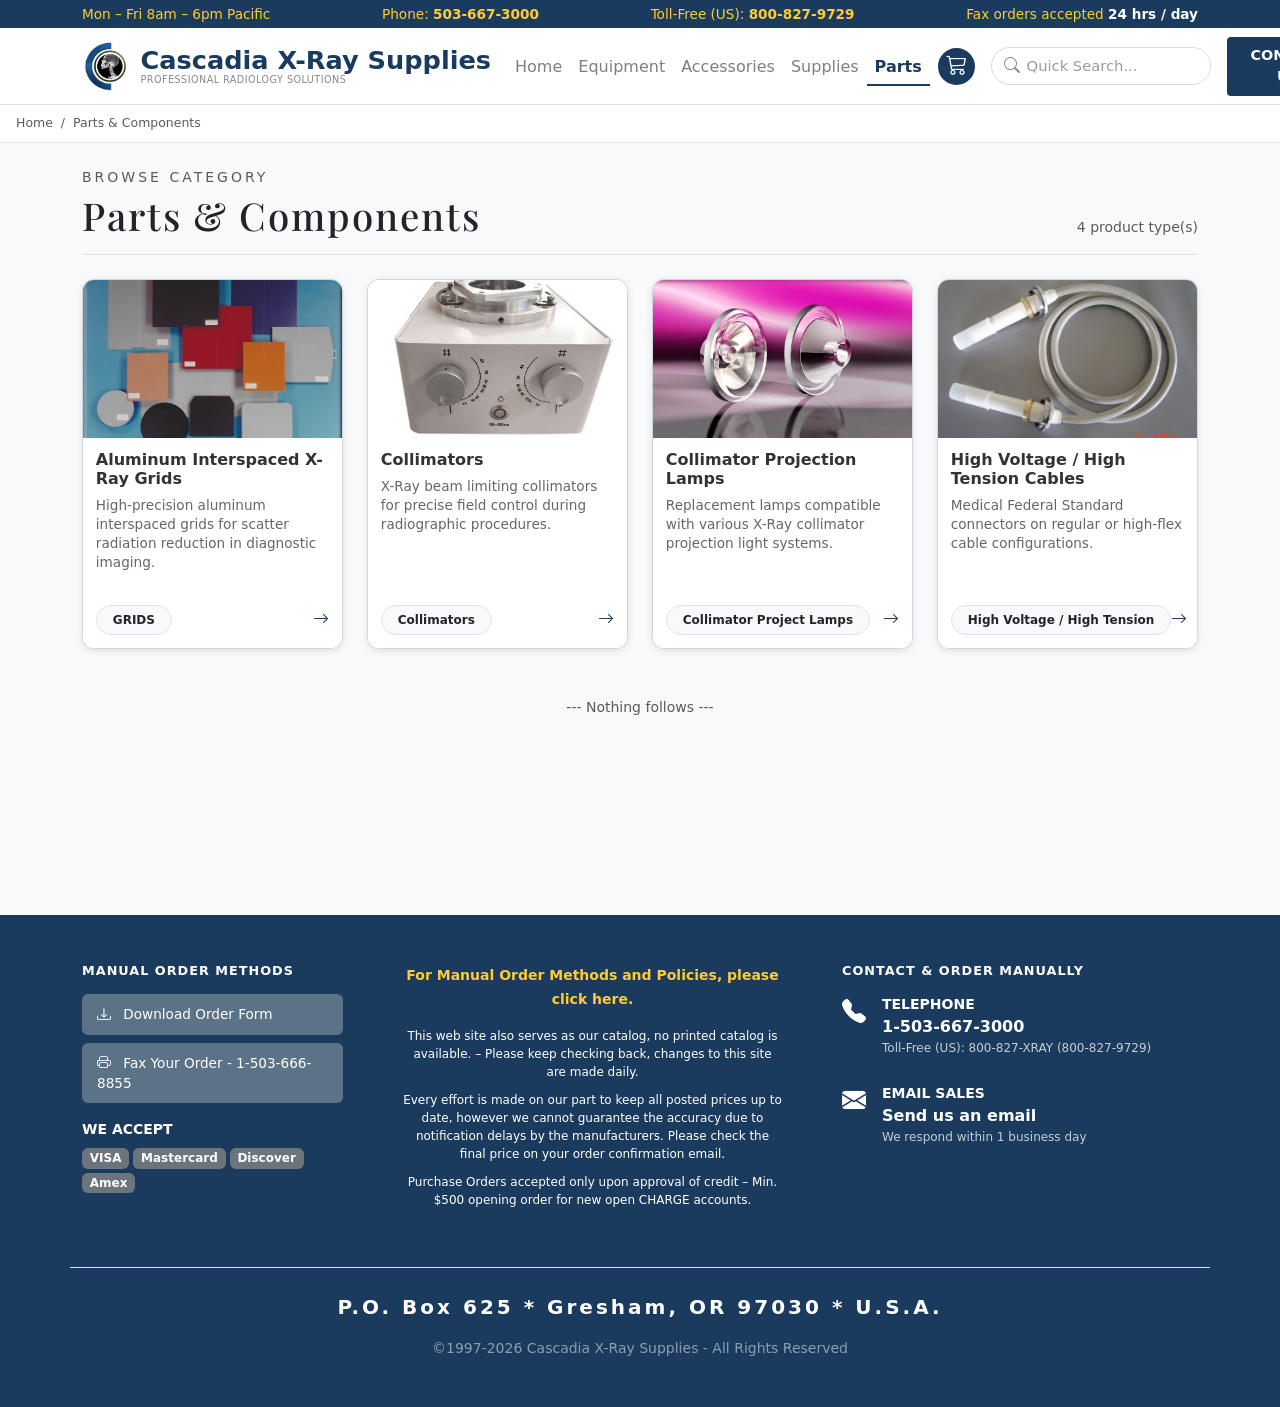
<file: parts.html>
<!DOCTYPE html>
<html lang="en">
<head>
    <meta charset="UTF-8">
    <meta name="viewport" content="width=device-width, initial-scale=1.0">
    <title>X-Ray Parts & Components | PNWX</title>
    <link href="https://cdn.jsdelivr.net/npm/bootstrap@5.3.0/dist/css/bootstrap.min.css" rel="stylesheet">
    <link rel="stylesheet" href="https://cdn.jsdelivr.net/npm/bootstrap-icons@1.11.1/font/bootstrap-icons.css">
    <link href="https://fonts.googleapis.com/css2?family=Playfair+Display:wght@700&family=Roboto:wght@300;400;700&display=swap" rel="stylesheet">
    <link rel="stylesheet" href="assets/css/style.css">
</head>
<body class="bg-light parts-page">

    <!-- Navbar Container -->
    <div id="navbar-container"></div>

    <!-- Breadcrumb bar -->
    <div style="background:#fff;border-bottom:1px solid #e4e7ec;">
        <div style="max-width:1280px;margin:0 auto;padding:0.55rem 1rem;">
            <ol class="breadcrumb mb-0" style="font-size:0.78rem;">
                <li class="breadcrumb-item"><a href="index.html" class="text-decoration-none text-muted">Home</a></li>
                <li class="breadcrumb-item active">Parts & Components</li>
            </ol>
        </div>
    </div>

    <!-- HEADER (Location Signage) -->
    <div class="container mt-4">
        <p class="text-uppercase text-muted mb-1 small tracking-widest">Browse Category</p>
        <div class="d-flex justify-content-between align-items-end mb-4 border-bottom pb-3">
            <h2 class="parts-main-title mb-0">Parts & Components</h2>
            <span class="text-muted small">4 product type(s)</span>
        </div>
    </div>

    <!-- PARTS GRID -->
    <main class="container parts-grid mb-5" style="min-height: 68vh;">
        <div class="row g-4">
            <!-- Part 1: Grids -->
            <div class="col-md-3">
                <div class="card part-card h-100 position-relative">
                    <img src="assets/images/grids.png" class="card-img-top" alt="Grids">
                    <div class="card-body">
                        <h5 class="part-title">Aluminum Interspaced X-Ray Grids</h5>
                        <p class="part-desc">High-precision aluminum interspaced grids for scatter radiation reduction in diagnostic imaging.</p>
                        <a href="xray-grids.html" class="stretched-link"></a> <!-- Clickable Area -->
                    </div>
                    <div class="card-footer bg-white border-0 d-flex justify-content-between align-items-center pb-3">
                        <span class="badge rounded-pill bg-light text-dark border px-3 py-2">GRIDS</span>
                        <i class="bi bi-arrow-right text-navy"></i>
                    </div>
                </div>
            </div>

            <!-- Part 2: Collimators -->
            <div class="col-md-3">
                <div class="card part-card h-100 position-relative">
                    <img src="assets/images/collimators.png" class="card-img-top" alt="Collimators">
                    <div class="card-body">
                        <h5 class="part-title">Collimators</h5>
                        <p class="part-desc">X-Ray beam limiting collimators for precise field control during radiographic procedures.</p>
                        <a href="collimator.html" class="stretched-link"></a> <!-- Clickable Area -->
                    </div>
                    <div class="card-footer bg-white border-0 d-flex justify-content-between align-items-center pb-3">
                        <span class="badge rounded-pill bg-light text-dark border px-3 py-2">Collimators</span>
                        <i class="bi bi-arrow-right text-navy"></i>
                    </div>
                </div>
            </div>

            <!-- Part 3: Lamps -->
            <div class="col-md-3">
                <div class="card part-card h-100 position-relative">
                    <img src="assets/images/project lamps.png" class="card-img-top" alt="Lamps">
                    <div class="card-body">
                        <h5 class="part-title">Collimator Projection Lamps</h5>
                        <p class="part-desc">Replacement lamps compatible with various X-Ray collimator projection light systems.</p>
                        <a href="#" class="stretched-link"></a> <!-- Clickable Area -->
                    </div>
                    <div class="card-footer bg-white border-0 d-flex justify-content-between align-items-center pb-3">
                        <span class="badge rounded-pill bg-light text-dark border px-3 py-2">Collimator Project Lamps</span>
                        <i class="bi bi-arrow-right text-navy"></i>
                    </div>
                </div>
            </div>

            <!-- Part 4: Cables -->
            <div class="col-md-3">
                <div class="card part-card h-100 position-relative">
                    <img src="assets/images/cables.png" class="card-img-top" alt="Cables">
                    <div class="card-body">
                        <h5 class="part-title">High Voltage / High Tension Cables</h5>
                        <p class="part-desc">Medical Federal Standard connectors on regular or high-flex cable configurations.</p>
                        <a href="#" class="stretched-link"></a> <!-- Clickable Area -->
                    </div>
                    <div class="card-footer bg-white border-0 d-flex justify-content-between align-items-center pb-3">
                        <span class="badge rounded-pill bg-light text-dark border px-3 py-2">High Voltage / High Tension</span>
                        <i class="bi bi-arrow-right text-navy"></i>
                    </div>
                </div>
            </div>
        </div>

        <div class="text-center text-muted mt-5 mb-4 italic small">--- Nothing follows ---</div>
    </main>

    <!-- Footer Container -->
    <div id="footer-container"></div>

    <script src="https://cdn.jsdelivr.net/npm/bootstrap@5.3.0/dist/js/bootstrap.bundle.min.js"></script>
    <script src="js/products.js"></script>
    <script src="js/load-components.js"></script>
</body>
</html>
</file>
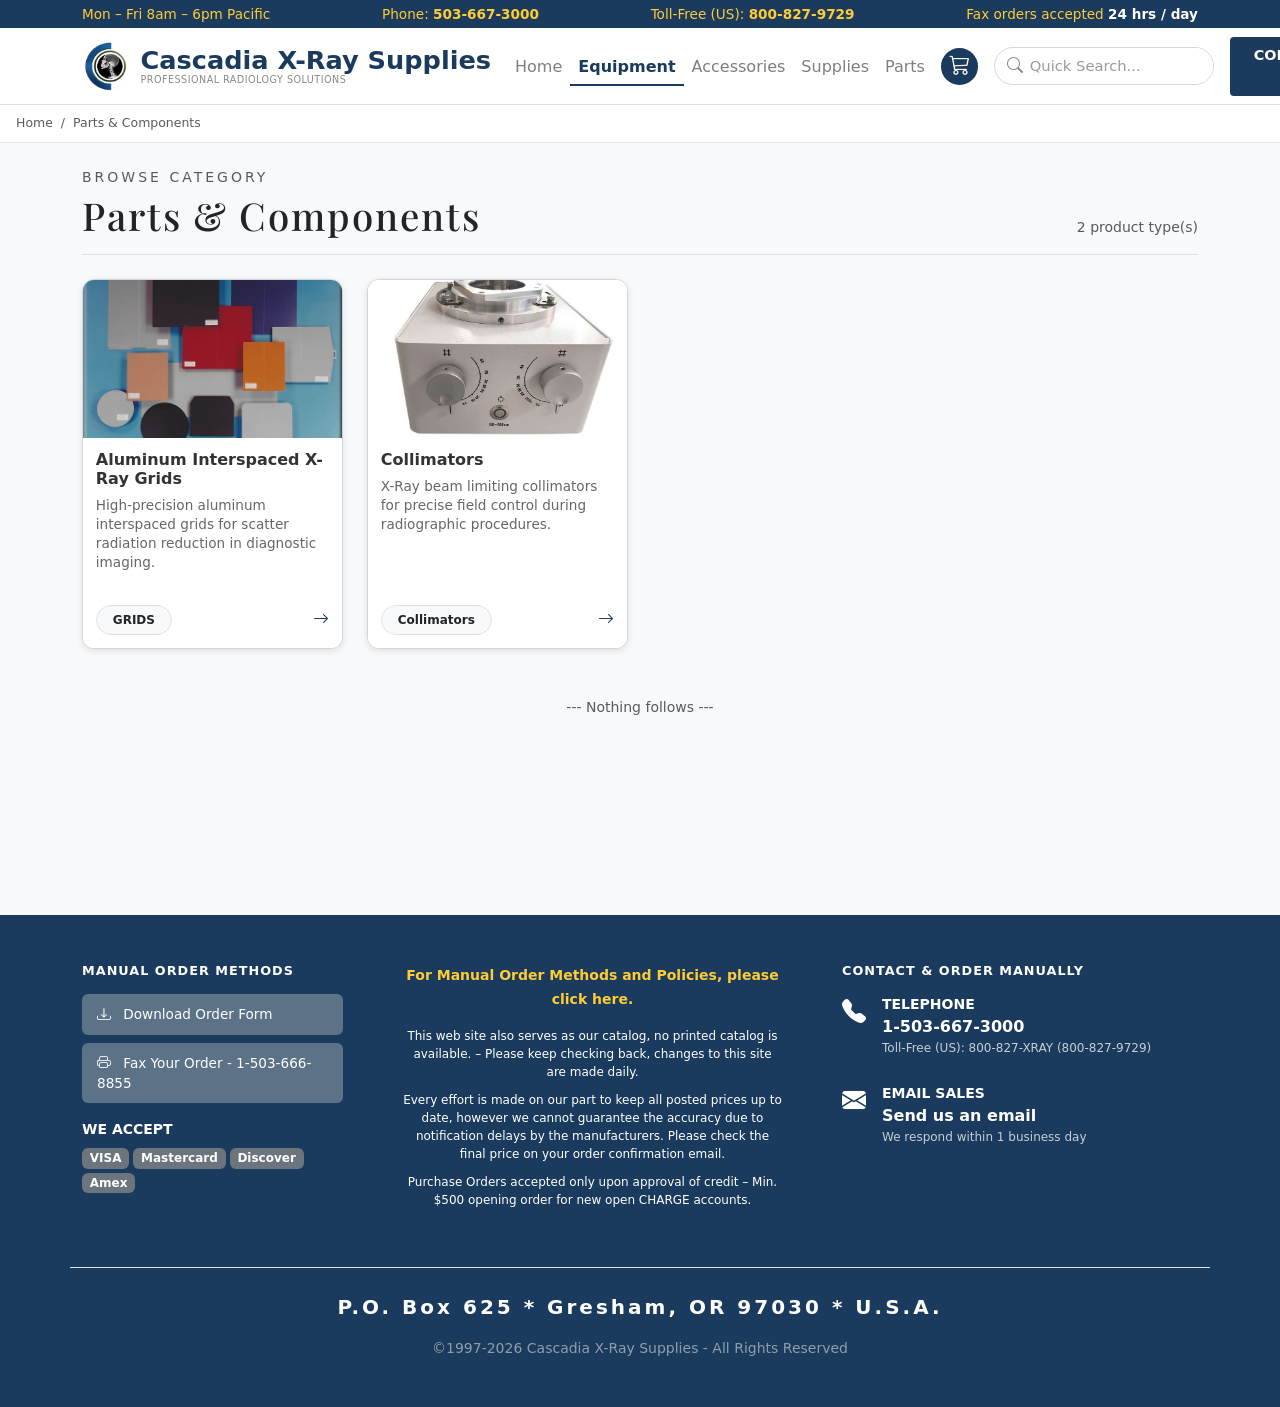
<file: product-types.html>
<!DOCTYPE html>
<html lang="en">
<head>
  <meta charset="utf-8">
  <meta name="viewport" content="width=device-width, initial-scale=1">
  <title>Product Types | PNWX</title>
  <link href="https://cdn.jsdelivr.net/npm/bootstrap@5.3.0/dist/css/bootstrap.min.css" rel="stylesheet">
  <link rel="stylesheet" href="https://cdn.jsdelivr.net/npm/bootstrap-icons@1.11.1/font/bootstrap-icons.css">
  <link href="https://fonts.googleapis.com/css2?family=Playfair+Display:wght@700&family=Roboto:wght@400;700&display=swap" rel="stylesheet">
  <link rel="stylesheet" href="assets/css/style.css">
</head>
<body class="bg-light parts-page">
  <div id="navbar-container"></div>

  <div style="background:#fff;border-bottom:1px solid #e4e7ec;">
    <div id="types-breadcrumb" style="max-width:1280px;margin:0 auto;padding:0.55rem 1rem;">
      <ol class="breadcrumb mb-0" style="font-size:0.78rem;">
        <li class="breadcrumb-item"><a href="index.html" class="text-decoration-none text-muted">Home</a></li>
        <li class="breadcrumb-item active" id="types-breadcrumb-title">Products</li>
      </ol>
    </div>
  </div>

  <div class="container mt-4">
    <p class="text-uppercase text-muted mb-1 small tracking-widest">Browse Category</p>
    <div class="d-flex justify-content-between align-items-end mb-4 border-bottom pb-3">
      <h2 class="parts-main-title mb-0" id="types-title">Product Types</h2>
      <span class="text-muted small" id="types-count">0 product type(s)</span>
    </div>
  </div>

  <main class="container parts-grid mb-5" style="min-height: 68vh;">
    <div class="row g-4" id="types-container"></div>
    <div class="text-center text-muted mt-5 mb-4 italic small">--- Nothing follows ---</div>
  </main>

  <div id="footer-container"></div>

  <script src="https://cdn.jsdelivr.net/npm/bootstrap@5.3.0/dist/js/bootstrap.bundle.min.js"></script>
  <script src="js/products.js"></script>
  <script src="js/load-components.js"></script>
  <script>
    function renderTypes() {
      const hash = window.location.hash.slice(1) || 'parts';
      const db = window.PRODUCTS_DB || {};
      const category = db[hash];
      const container = document.getElementById('types-container');
      const titleEl = document.getElementById('types-title');
      const bcTitle = document.getElementById('types-breadcrumb-title');
      const countEl = document.getElementById('types-count');

      if (!category) {
        titleEl.textContent = 'Products';
        bcTitle.textContent = 'Products';
        countEl.textContent = '0 product type(s)';
        container.innerHTML = '<div class="text-muted py-4">No product types found for this category.</div>';
        return;
      }

      const types = category.productTypes || [];
      titleEl.textContent = category.categoryTitle || 'Products';
      bcTitle.textContent = category.categoryTitle || 'Products';
      countEl.textContent = `${types.length} product type(s)`;

      const html = types.map(type => `
        <div class="col-md-3">
          <div class="card part-card h-100 position-relative">
            <img src="${type.typeImage}" class="card-img-top" alt="${type.typeTitle}">
            <div class="card-body">
              <h5 class="part-title">${type.typeTitle}</h5>
              <p class="part-desc">${type.typeDescription}</p>
            </div>
            <div class="card-footer bg-white border-0 d-flex justify-content-between align-items-center pb-3">
              <span class="badge rounded-pill bg-light text-dark border px-3 py-2">${type.typeTag}</span>
              <i class="bi bi-arrow-right text-navy"></i>
            </div>
          </div>
        </div>
      `).join('');

      container.innerHTML = html;
    }

    window.addEventListener('hashchange', renderTypes);
    document.addEventListener('DOMContentLoaded', renderTypes);
  </script>
</body>
</html>
</file>
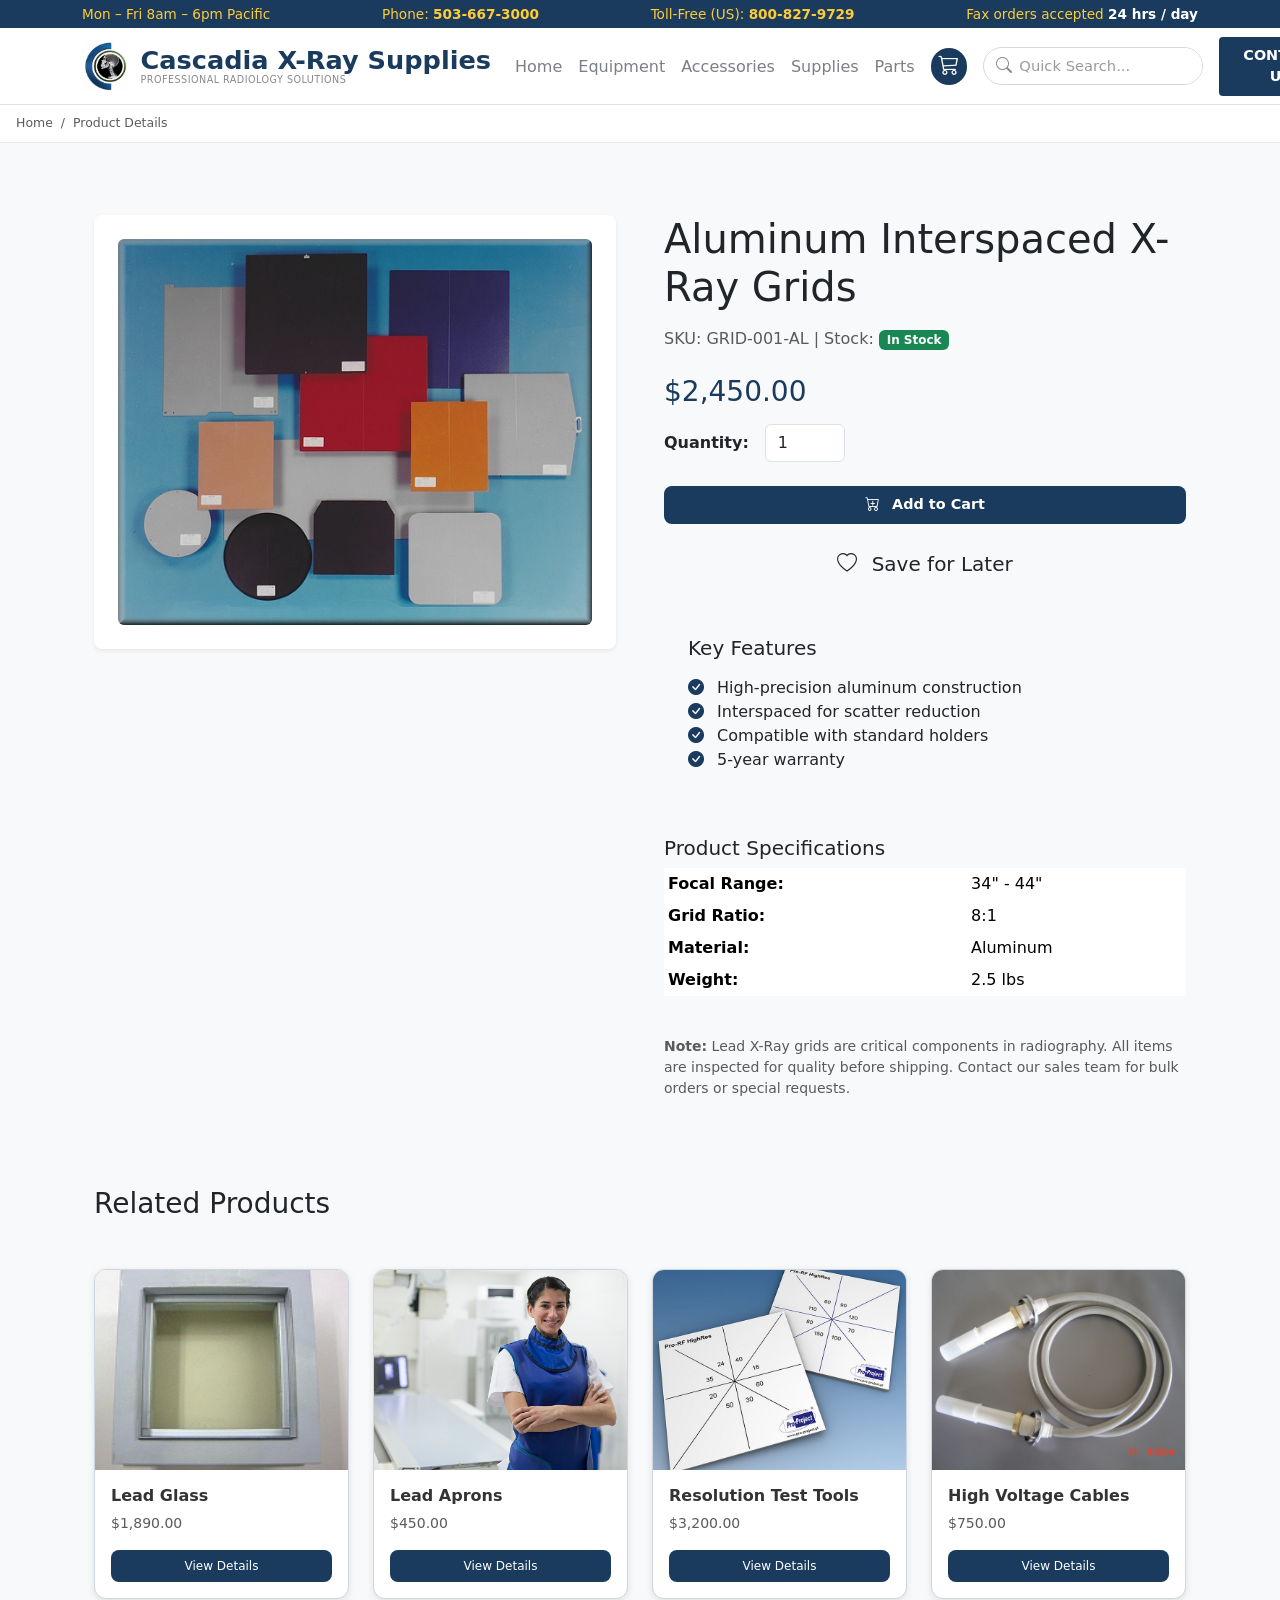
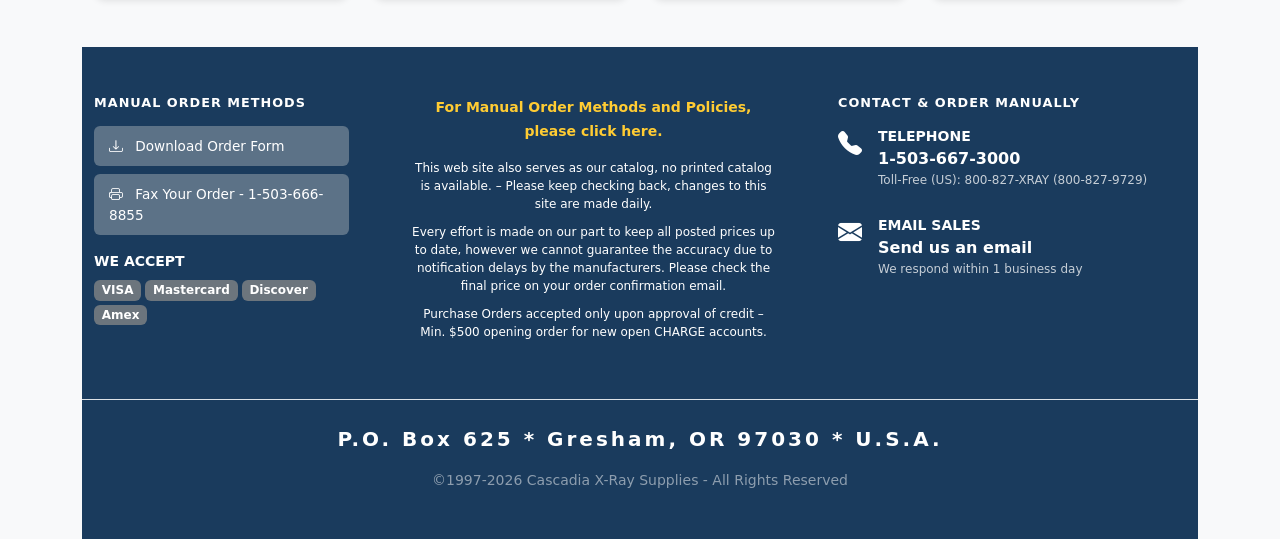
<file: product.html>
<!DOCTYPE html>
<html lang="en">
<head>
    <meta charset="UTF-8">
    <meta name="viewport" content="width=device-width, initial-scale=1.0">
    <title>Product Details | PNWX</title>
    <link href="https://cdn.jsdelivr.net/npm/bootstrap@5.3.0/dist/css/bootstrap.min.css" rel="stylesheet">
    <link rel="stylesheet" href="https://cdn.jsdelivr.net/npm/bootstrap-icons@1.11.1/font/bootstrap-icons.css">
    <link href="https://fonts.googleapis.com/css2?family=Playfair+Display:wght@700&family=Roboto:wght@300;400;700&display=swap" rel="stylesheet">
    <link rel="stylesheet" href="assets/css/style.css">
</head>
<body class="bg-light">

    <!-- Navbar Container -->
    <div id="navbar-container"></div>

    <!-- Breadcrumb bar -->
    <div style="background:#fff;border-bottom:1px solid #e4e7ec;">
        <div style="max-width:1280px;margin:0 auto;padding:0.55rem 1rem;">
            <ol class="breadcrumb mb-0" style="font-size:0.78rem;">
                <li class="breadcrumb-item"><a href="index.html" class="text-decoration-none text-muted">Home</a></li>
                <li class="breadcrumb-item active">Product Details</li>
            </ol>
        </div>
    </div>

    <div class="container mt-4">

    <!-- PRODUCT DETAIL SECTION -->
    <main class="container py-5">
        <div class="row g-5">
            <!-- Product Image -->
            <div class="col-md-6">
                <div class="bg-white p-4 rounded-3 shadow-sm">
                    <img src="assets/images/grids.png" class="img-fluid rounded-2" alt="Lead X-Ray Grids">
                </div>
            </div>

            <!-- Product Info -->
            <div class="col-md-6">
                <h1 class="mb-3">Aluminum Interspaced X-Ray Grids</h1>
                <p class="text-muted mb-4">SKU: GRID-001-AL | Stock: <span class="badge bg-success">In Stock</span></p>
                
                <div class="mb-4">
                    <h3 class="text-navy mb-3">$2,450.00</h3>
                    <div class="d-flex align-items-center gap-3 mb-4">
                        <label for="quantity" class="fw-bold">Quantity:</label>
                        <input type="number" id="quantity" class="form-control" style="width: 80px;" value="1" min="1">
                    </div>
                    <button class="btn btn-navy btn-lg w-100 mb-3">
                        <i class="bi bi-cart-plus me-2"></i> Add to Cart
                    </button>
                    <button class="btn btn-outline-navy btn-lg w-100">
                        <i class="bi bi-heart me-2"></i> Save for Later
                    </button>
                </div>

                <div class="bg-light p-4 rounded-3 mb-4">
                    <h5 class="mb-3">Key Features</h5>
                    <ul class="list-unstyled">
                        <li><i class="bi bi-check-circle-fill text-navy me-2"></i> High-precision aluminum construction</li>
                        <li><i class="bi bi-check-circle-fill text-navy me-2"></i> Interspaced for scatter reduction</li>
                        <li><i class="bi bi-check-circle-fill text-navy me-2"></i> Compatible with standard holders</li>
                        <li><i class="bi bi-check-circle-fill text-navy me-2"></i> 5-year warranty</li>
                    </ul>
                </div>

                <h5>Product Specifications</h5>
                <div class="table-responsive mb-4">
                    <table class="table table-sm table-borderless">
                        <tr>
                            <td class="fw-bold">Focal Range:</td>
                            <td>34" - 44"</td>
                        </tr>
                        <tr>
                            <td class="fw-bold">Grid Ratio:</td>
                            <td>8:1</td>
                        </tr>
                        <tr>
                            <td class="fw-bold">Material:</td>
                            <td>Aluminum</td>
                        </tr>
                        <tr>
                            <td class="fw-bold">Weight:</td>
                            <td>2.5 lbs</td>
                        </tr>
                    </table>
                </div>

                <p class="text-muted small">
                    <strong>Note:</strong> Lead X-Ray grids are critical components in radiography. All items are inspected for quality before shipping. Contact our sales team for bulk orders or special requests.
                </p>
            </div>
        </div>

        <!-- Related Products Section -->
        <div class="row g-4 mt-5">
            <h3 class="mb-4">Related Products</h3>
            <div class="col-md-3">
                <div class="card product-card h-100 position-relative">
                    <img src="assets/images/glass.png" class="card-img-top" alt="Lead Glass">
                    <div class="card-body d-flex flex-column">
                        <h5 class="card-title">Lead Glass</h5>
                        <p class="text-muted small mb-3">$1,890.00</p>
                        <a href="product.html" class="btn btn-navy-sm stretched-link">View Details</a>
                    </div>
                </div>
            </div>
            <div class="col-md-3">
                <div class="card product-card h-100 position-relative">
                    <img src="assets/images/aprons.png" class="card-img-top" alt="Lead Aprons">
                    <div class="card-body d-flex flex-column">
                        <h5 class="card-title">Lead Aprons</h5>
                        <p class="text-muted small mb-3">$450.00</p>
                        <a href="product.html" class="btn btn-navy-sm stretched-link">View Details</a>
                    </div>
                </div>
            </div>
            <div class="col-md-3">
                <div class="card product-card h-100 position-relative">
                    <img src="assets/images/phantoms.png" class="card-img-top" alt="Phantoms">
                    <div class="card-body d-flex flex-column">
                        <h5 class="card-title">Resolution Test Tools</h5>
                        <p class="text-muted small mb-3">$3,200.00</p>
                        <a href="product.html" class="btn btn-navy-sm stretched-link">View Details</a>
                    </div>
                </div>
            </div>
            <div class="col-md-3">
                <div class="card product-card h-100 position-relative">
                    <img src="assets/images/cables.png" class="card-img-top" alt="Cables">
                    <div class="card-body d-flex flex-column">
                        <h5 class="card-title">High Voltage Cables</h5>
                        <p class="text-muted small mb-3">$750.00</p>
                        <a href="product.html" class="btn btn-navy-sm stretched-link">View Details</a>
                    </div>
                </div>
            </div>
        </div>
    </main>

    <!-- Footer Container -->
    <div id="footer-container"></div>

    <script src="https://cdn.jsdelivr.net/npm/bootstrap@5.3.0/dist/js/bootstrap.bundle.min.js"></script>
    <script src="js/products.js"></script>
    <script src="js/load-components.js"></script>
</body>
</html>
</file>
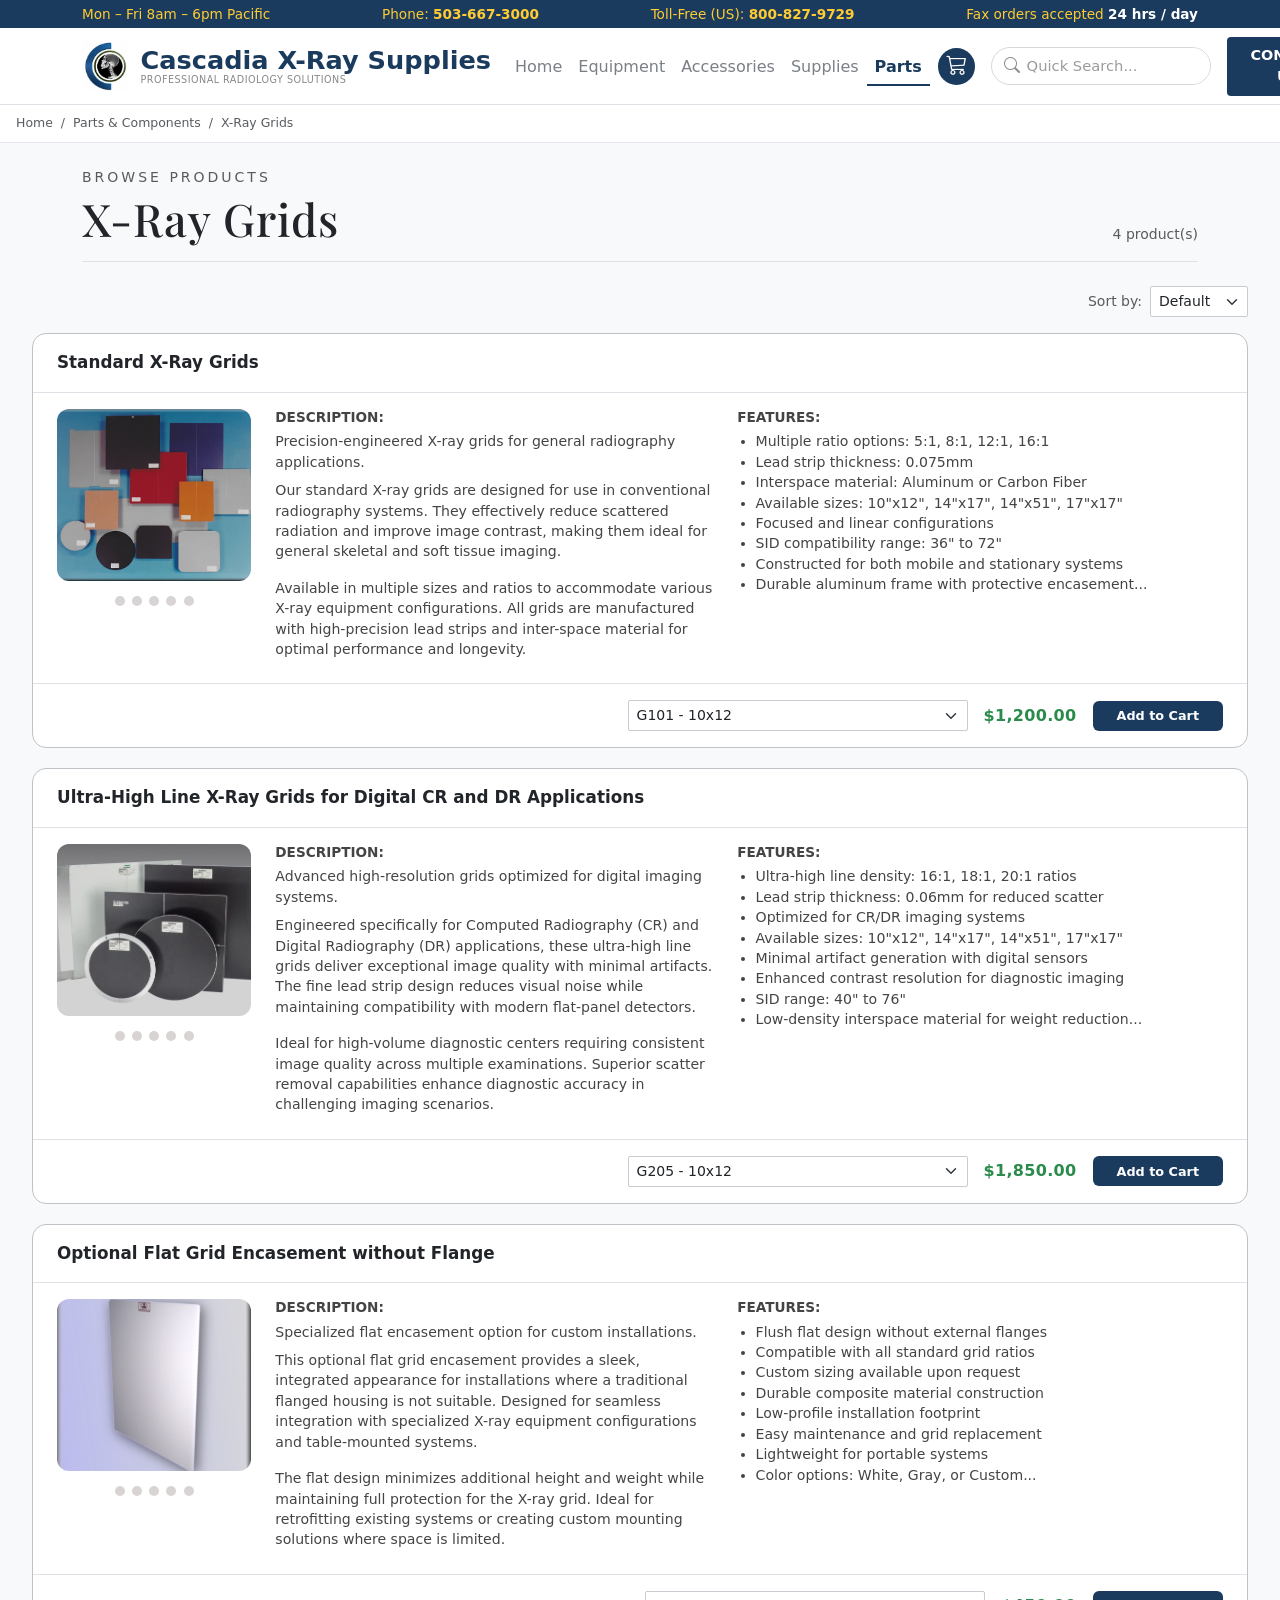
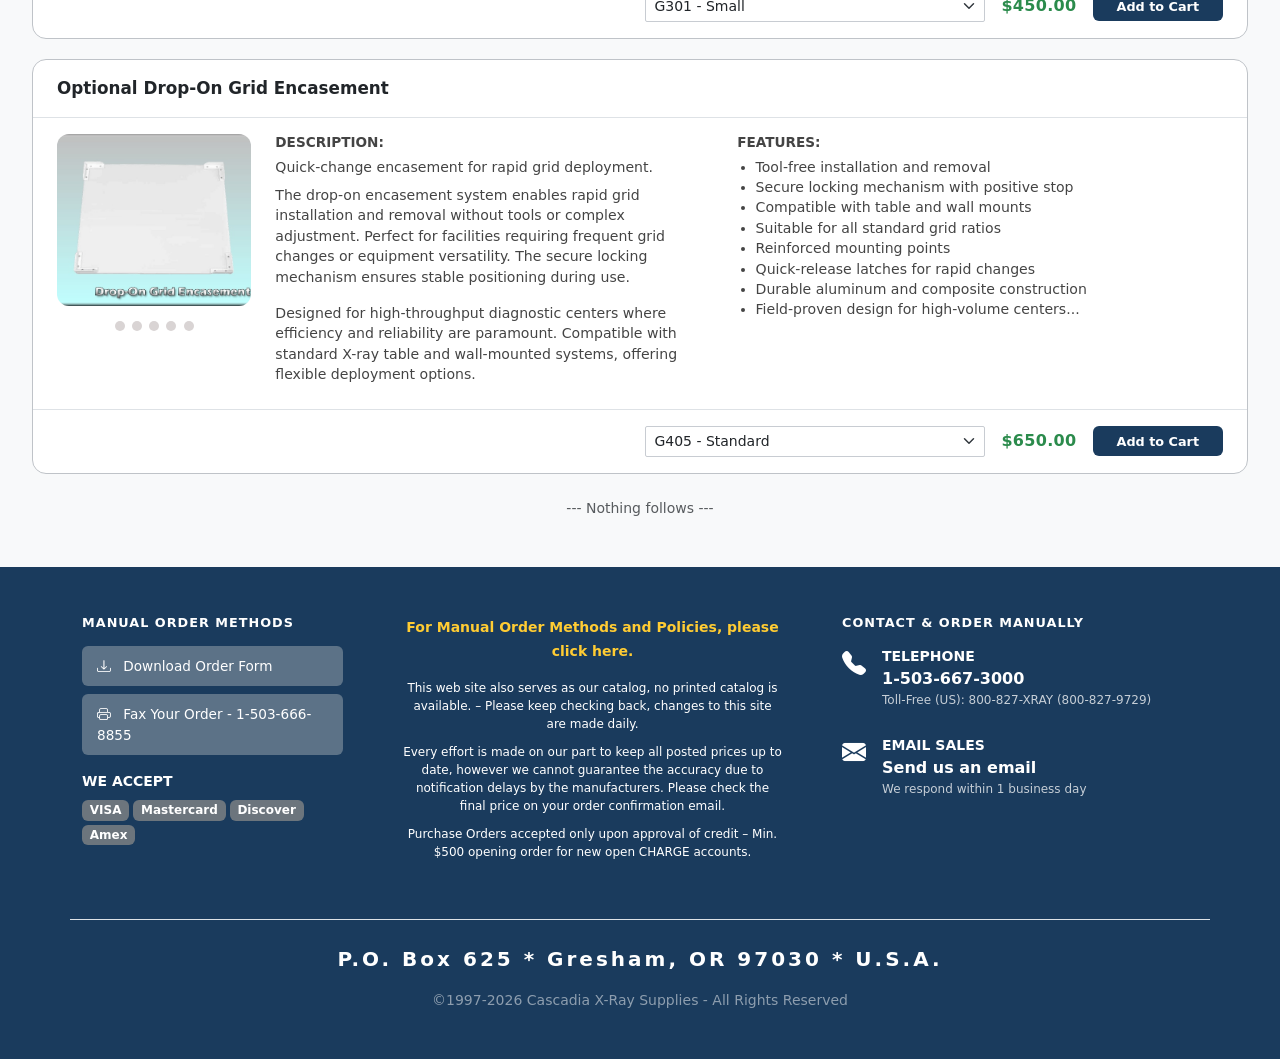
<file: xray-grids.html>
<!DOCTYPE html>
<html lang="en">
<head>
    <meta charset="UTF-8">
    <meta name="viewport" content="width=device-width, initial-scale=1.0">
    <title>X-Ray Grids | Cascadia X-Ray Supplies</title>
    <link href="https://cdn.jsdelivr.net/npm/bootstrap@5.3.0/dist/css/bootstrap.min.css" rel="stylesheet">
    <link rel="stylesheet" href="https://cdn.jsdelivr.net/npm/bootstrap-icons@1.11.1/font/bootstrap-icons.css">
    <link href="https://fonts.googleapis.com/css2?family=Playfair+Display:wght@700&family=Roboto:wght@300;400;700&display=swap" rel="stylesheet">
    <link rel="stylesheet" href="assets/css/style.css">
</head>
<body class="bg-light category-page">

    <div id="navbar-container"></div>

    <!-- Breadcrumb bar -->
    <div style="background:#fff;border-bottom:1px solid #e4e7ec;">
        <div style="max-width:1280px;margin:0 auto;padding:0.55rem 1rem;">
            <ol class="breadcrumb mb-0" style="font-size:0.78rem;">
                <li class="breadcrumb-item"><a href="index.html" class="text-decoration-none text-muted">Home</a></li>
                <li class="breadcrumb-item"><a href="parts.html" class="text-decoration-none text-muted">Parts & Components</a></li>
                <li class="breadcrumb-item active">X-Ray Grids</li>
            </ol>
        </div>
    </div>

    <div class="container mt-4">
        <p class="text-uppercase text-muted mb-1 small tracking-widest">Browse Products</p>
        <div class="d-flex justify-content-between align-items-end mb-4 border-bottom pb-3">
            <h2 class="category-title mb-0">X-Ray Grids</h2>
            <span class="text-muted small">4 product(s)</span>
        </div>
    </div>

    <main class="container category-list-page mt-0 mb-5">
        <div class="d-flex justify-content-end align-items-center mb-3 category-sort-wrap">
            <span class="text-muted small me-2">Sort by:</span>
            <select class="form-select form-select-sm category-sort-select" aria-label="Sort products">
                <option selected value="default">Default</option>
                <option value="name">Name</option>
            </select>
        </div>

        <section class="category-product-list">
            <!-- Product 1: Standard X-Ray Grids -->
            <article class="card product-list-card">
                <div class="card-body p-0">
                    <div class="product-list-title border-bottom px-4 py-3 fw-bold">
                        Standard X-Ray Grids
                    </div>
                    <div class="row g-0 px-4 pt-3 pb-2">
                        <div class="col-lg-2 col-md-3 product-list-image-col">
                            <div class="product-list-image-wrap">
                                <img src="assets/images/grids.png" class="img-fluid product-list-image" alt="Standard X-Ray Grids">
                            </div>
                            <div class="product-list-dots" aria-hidden="true">
                                <span></span><span></span><span></span><span></span><span></span>
                            </div>
                        </div>
                        <div class="col-lg-5 col-md-5 px-lg-4 product-list-description">
                            <h2 class="product-list-subtitle">DESCRIPTION:</h2>
                            <p class="mb-2">Precision-engineered X-ray grids for general radiography applications.</p>
                            <p>Our standard X-ray grids are designed for use in conventional radiography systems. They effectively reduce scattered radiation and improve image contrast, making them ideal for general skeletal and soft tissue imaging.</p>
                            <p>Available in multiple sizes and ratios to accommodate various X-ray equipment configurations. All grids are manufactured with high-precision lead strips and inter-space material for optimal performance and longevity.</p>
                        </div>
                        <div class="col-lg-5 col-md-4 product-list-features mt-3 mt-md-0">
                            <h2 class="product-list-subtitle">FEATURES:</h2>
                            <ul class="product-feature-list">
                                <li>Multiple ratio options: 5:1, 8:1, 12:1, 16:1</li>
                                <li>Lead strip thickness: 0.075mm</li>
                                <li>Interspace material: Aluminum or Carbon Fiber</li>
                                <li>Available sizes: 10"x12", 14"x17", 14"x51", 17"x17"</li>
                                <li>Focused and linear configurations</li>
                                <li>SID compatibility range: 36" to 72"</li>
                                <li>Constructed for both mobile and stationary systems</li>
                                <li>Durable aluminum frame with protective encasement...</li>
                            </ul>
                        </div>
                    </div>
                    <div class="d-flex justify-content-end align-items-center gap-3 border-top px-4 py-3 category-product-footer">
                        <select class="form-select form-select-sm category-variation-select" aria-label="Select variation" data-variation-select>
                            <option value="g101" data-price="1200" data-sku="G101" data-short-label="G101 - 10x12" selected>G101 - 10x12</option>
                            <option value="g102" data-price="1350" data-sku="G102" data-short-label="G102 - 14x17">G102 - 14x17</option>
                            <option value="g103" data-price="1450" data-sku="G103" data-short-label="G103 - 17x17">G103 - 17x17</option>
                        </select>
                        <span class="category-price" data-price-display>$ 1,200.00</span>
                        <button class="btn btn-navy px-4 category-add-cart-btn" type="button" data-add-to-cart>Add to Cart</button>
                    </div>
                </div>
            </article>

            <!-- Product 2: Ultra-High Line X-Ray Grids -->
            <article class="card product-list-card">
                <div class="card-body p-0">
                    <div class="product-list-title border-bottom px-4 py-3 fw-bold">
                        Ultra-High Line X-Ray Grids for Digital CR and DR Applications
                    </div>
                    <div class="row g-0 px-4 pt-3 pb-2">
                        <div class="col-lg-2 col-md-3 product-list-image-col">
                            <div class="product-list-image-wrap">
                                <img src="assets/images/grids2.png" class="img-fluid product-list-image" alt="Ultra-High Line X-Ray Grids">
                            </div>
                            <div class="product-list-dots" aria-hidden="true">
                                <span></span><span></span><span></span><span></span><span></span>
                            </div>
                        </div>
                        <div class="col-lg-5 col-md-5 px-lg-4 product-list-description">
                            <h2 class="product-list-subtitle">DESCRIPTION:</h2>
                            <p class="mb-2">Advanced high-resolution grids optimized for digital imaging systems.</p>
                            <p>Engineered specifically for Computed Radiography (CR) and Digital Radiography (DR) applications, these ultra-high line grids deliver exceptional image quality with minimal artifacts. The fine lead strip design reduces visual noise while maintaining compatibility with modern flat-panel detectors.</p>
                            <p>Ideal for high-volume diagnostic centers requiring consistent image quality across multiple examinations. Superior scatter removal capabilities enhance diagnostic accuracy in challenging imaging scenarios.</p>
                        </div>
                        <div class="col-lg-5 col-md-4 product-list-features mt-3 mt-md-0">
                            <h2 class="product-list-subtitle">FEATURES:</h2>
                            <ul class="product-feature-list">
                                <li>Ultra-high line density: 16:1, 18:1, 20:1 ratios</li>
                                <li>Lead strip thickness: 0.06mm for reduced scatter</li>
                                <li>Optimized for CR/DR imaging systems</li>
                                <li>Available sizes: 10"x12", 14"x17", 14"x51", 17"x17"</li>
                                <li>Minimal artifact generation with digital sensors</li>
                                <li>Enhanced contrast resolution for diagnostic imaging</li>
                                <li>SID range: 40" to 76"</li>
                                <li>Low-density interspace material for weight reduction...</li>
                            </ul>
                        </div>
                    </div>
                    <div class="d-flex justify-content-end align-items-center gap-3 border-top px-4 py-3 category-product-footer">
                        <select class="form-select form-select-sm category-variation-select" aria-label="Select variation" data-variation-select>
                            <option value="g205" data-price="1850" data-sku="G205" data-short-label="G205 - 10x12" selected>G205 - 10x12</option>
                            <option value="g206" data-price="1980" data-sku="G206" data-short-label="G206 - 14x17">G206 - 14x17</option>
                            <option value="g207" data-price="2100" data-sku="G207" data-short-label="G207 - 17x17">G207 - 17x17</option>
                        </select>
                        <span class="category-price" data-price-display>$ 1,850.00</span>
                        <button class="btn btn-navy px-4 category-add-cart-btn" type="button" data-add-to-cart>Add to Cart</button>
                    </div>
                </div>
            </article>

            <!-- Product 3: Optional Flat Grid Encasement -->
            <article class="card product-list-card">
                <div class="card-body p-0">
                    <div class="product-list-title border-bottom px-4 py-3 fw-bold">
                        Optional Flat Grid Encasement without Flange
                    </div>
                    <div class="row g-0 px-4 pt-3 pb-2">
                        <div class="col-lg-2 col-md-3 product-list-image-col">
                            <div class="product-list-image-wrap">
                                <img src="assets/images/grids3.png" class="img-fluid product-list-image" alt="Flat Grid Encasement">
                            </div>
                            <div class="product-list-dots" aria-hidden="true">
                                <span></span><span></span><span></span><span></span><span></span>
                            </div>
                        </div>
                        <div class="col-lg-5 col-md-5 px-lg-4 product-list-description">
                            <h2 class="product-list-subtitle">DESCRIPTION:</h2>
                            <p class="mb-2">Specialized flat encasement option for custom installations.</p>
                            <p>This optional flat grid encasement provides a sleek, integrated appearance for installations where a traditional flanged housing is not suitable. Designed for seamless integration with specialized X-ray equipment configurations and table-mounted systems.</p>
                            <p>The flat design minimizes additional height and weight while maintaining full protection for the X-ray grid. Ideal for retrofitting existing systems or creating custom mounting solutions where space is limited.</p>
                        </div>
                        <div class="col-lg-5 col-md-4 product-list-features mt-3 mt-md-0">
                            <h2 class="product-list-subtitle">FEATURES:</h2>
                            <ul class="product-feature-list">
                                <li>Flush flat design without external flanges</li>
                                <li>Compatible with all standard grid ratios</li>
                                <li>Custom sizing available upon request</li>
                                <li>Durable composite material construction</li>
                                <li>Low-profile installation footprint</li>
                                <li>Easy maintenance and grid replacement</li>
                                <li>Lightweight for portable systems</li>
                                <li>Color options: White, Gray, or Custom...</li>
                            </ul>
                        </div>
                    </div>
                    <div class="d-flex justify-content-end align-items-center gap-3 border-top px-4 py-3 category-product-footer">
                        <select class="form-select form-select-sm category-variation-select" aria-label="Select variation" data-variation-select>
                            <option value="g301" data-price="450" data-sku="G301" data-short-label="G301 - Small" selected>G301 - Small</option>
                            <option value="g302" data-price="520" data-sku="G302" data-short-label="G302 - Medium">G302 - Medium</option>
                            <option value="g303" data-price="590" data-sku="G303" data-short-label="G303 - Large">G303 - Large</option>
                        </select>
                        <span class="category-price" data-price-display>$ 450.00</span>
                        <button class="btn btn-navy px-4 category-add-cart-btn" type="button" data-add-to-cart>Add to Cart</button>
                    </div>
                </div>
            </article>

            <!-- Product 4: Optional Drop-On Grid Encasement -->
            <article class="card product-list-card">
                <div class="card-body p-0">
                    <div class="product-list-title border-bottom px-4 py-3 fw-bold">
                        Optional Drop-On Grid Encasement
                    </div>
                    <div class="row g-0 px-4 pt-3 pb-2">
                        <div class="col-lg-2 col-md-3 product-list-image-col">
                            <div class="product-list-image-wrap">
                                <img src="assets/images/grids4.png" class="img-fluid product-list-image" alt="Drop-On Grid Encasement">
                            </div>
                            <div class="product-list-dots" aria-hidden="true">
                                <span></span><span></span><span></span><span></span><span></span>
                            </div>
                        </div>
                        <div class="col-lg-5 col-md-5 px-lg-4 product-list-description">
                            <h2 class="product-list-subtitle">DESCRIPTION:</h2>
                            <p class="mb-2">Quick-change encasement for rapid grid deployment.</p>
                            <p>The drop-on encasement system enables rapid grid installation and removal without tools or complex adjustment. Perfect for facilities requiring frequent grid changes or equipment versatility. The secure locking mechanism ensures stable positioning during use.</p>
                            <p>Designed for high-throughput diagnostic centers where efficiency and reliability are paramount. Compatible with standard X-ray table and wall-mounted systems, offering flexible deployment options.</p>
                        </div>
                        <div class="col-lg-5 col-md-4 product-list-features mt-3 mt-md-0">
                            <h2 class="product-list-subtitle">FEATURES:</h2>
                            <ul class="product-feature-list">
                                <li>Tool-free installation and removal</li>
                                <li>Secure locking mechanism with positive stop</li>
                                <li>Compatible with table and wall mounts</li>
                                <li>Suitable for all standard grid ratios</li>
                                <li>Reinforced mounting points</li>
                                <li>Quick-release latches for rapid changes</li>
                                <li>Durable aluminum and composite construction</li>
                                <li>Field-proven design for high-volume centers...</li>
                            </ul>
                        </div>
                    </div>
                    <div class="d-flex justify-content-end align-items-center gap-3 border-top px-4 py-3 category-product-footer">
                        <select class="form-select form-select-sm category-variation-select" aria-label="Select variation" data-variation-select>
                            <option value="g405" data-price="650" data-sku="G405" data-short-label="G405 - Standard" selected>G405 - Standard</option>
                            <option value="g406" data-price="725" data-sku="G406" data-short-label="G406 - Reinforced">G406 - Reinforced</option>
                            <option value="g407" data-price="820" data-sku="G407" data-short-label="G407 - Heavy Duty">G407 - Heavy Duty</option>
                        </select>
                        <span class="category-price" data-price-display>$ 650.00</span>
                        <button class="btn btn-navy px-4 category-add-cart-btn" type="button" data-add-to-cart>Add to Cart</button>
                    </div>
                </div>
            </article>
        </section>

        <div class="text-center text-muted mt-4 mb-4 italic small">--- Nothing follows ---</div>
    </main>

    <div id="footer-container"></div>

    <script src="https://cdn.jsdelivr.net/npm/bootstrap@5.3.0/dist/js/bootstrap.bundle.min.js"></script>
    <script src="js/products.js"></script>
    <script src="js/load-components.js"></script>
</body>
</html>
</file>
<file: assets/css/style.css>
:root {
    --navy-blue: #1a3b5d;
    --gold: #ffcc33;
}

/* Top Information Bar */
.top-bar {
    background-color: var(--navy-blue);
    color: var(--gold);
    font-size: 0.85rem;
}

/* Navbar & Brand */
.brand-name {
    color: var(--navy-blue);
    font-size: 1.6rem;
    font-weight: 700;
}
.brand-tagline {
    font-size: 0.7rem;
    letter-spacing: 1px;
    color: #666;
}

/* NAVIGATION SIGNAGE (ACTIVE STATES) */
.navbar-nav .nav-link {
    color: #7b7f86 !important;
    font-weight: 500;
    padding-bottom: 5px;
    border-bottom: 2px solid transparent;
    transition: all 0.3s ease;
}

.navbar-nav .nav-link:hover {
    color: var(--navy-blue) !important;
}

/* This is the visual indicator for the current page */
.navbar-nav .nav-link.active {
    color: var(--navy-blue) !important;
    font-weight: 700;
    border-bottom: 2px solid var(--navy-blue);
}

.nav-cart-icon {
    font-size: 1.3rem;
    line-height: 1;
    vertical-align: middle;
    color: #fff;
}

.nav-cart-link {
    display: inline-flex;
    align-items: center;
    justify-content: center;
    width: 2.3rem;
    height: 2.3rem;
    border-radius: 50%;
    background: var(--navy-blue);
    color: #fff !important;
    padding: 0 !important;
    margin-left: 0.5rem;
    text-decoration: none;
}

.nav-cart-link:hover {
    color: #fff !important;
    background: #14304a;
}

.navbar-search-form {
    min-width: 220px;
}

.navbar-search-group {
    border-radius: 999px;
    overflow: hidden;
    border: 1px solid #d8d8d8;
    background: #fff;
}

.navbar-search-icon {
    background: transparent;
    border: 0;
    color: #8a8a8a;
    padding-left: 12px;
    padding-right: 8px;
}

.navbar-search-input {
    border: 0;
    box-shadow: none !important;
    padding-left: 0;
    min-width: 160px;
}

.navbar-search-input::placeholder {
    color: #9b9b9b;
    font-size: 0.92rem;
}

.btn-navy {
    background-color: var(--navy-blue);
    color: white;
    border: none;
    font-size: 0.9rem;
    font-weight: 700;
}

/* Hero Section */
.hero-section {
    height: 180px;
    background-size: cover;
    background-position: center;
    display: flex;
    align-items: center;
    border-top: 5px solid var(--navy-blue);
    border-bottom: 5px solid var(--navy-blue);
}
.search-box-container {
    max-width: 650px;
    background: transparent;
    padding: 0;
    border-radius: 14px;
}
.search-box-container input {
    border-radius: 12px 0 0 12px !important;
    padding-left: 20px;
}
.btn-navy-search {
    background-color: var(--navy-blue);
    color: white;
    border-radius: 0 12px 12px 0 !important;
}

.hero-home {
    height: 132px;
    background-size: 72% auto;
    background-repeat: no-repeat;
    background-position: center center;
    background-color: var(--navy-blue);
}

.hero-home .search-box-container {
    max-width: 560px;
    border: 0;
    box-shadow: none;
}

.hero-home .home-search-group {
    background: #fff;
    border: 2px solid #2a2f38;
    border-radius: 12px;
    overflow: hidden;
    box-shadow: 0 3px 8px rgba(0, 0, 0, 0.18);
}

.hero-home .home-search-group .form-control {
    border-radius: 0 !important;
}

.hero-home .search-box-container input {
    font-size: 0.96rem;
    letter-spacing: 0.3px;
    min-height: 42px;
    border: 0;
    box-shadow: none;
}

.hero-home .search-box-container input::placeholder {
    color: #8b919a;
}

.hero-home .btn-navy-search {
    font-weight: 700;
    border: 0;
    padding-left: 1.1rem;
    padding-right: 1.1rem;
    font-size: 0.92rem;
    height: 42px;
    border-radius: 0 !important;
    display: inline-flex;
    align-items: center;
}

.home-products {
    padding-top: 3rem !important;
    padding-bottom: 5rem !important;
    padding-left: 2rem !important;
    padding-right: 2rem !important;
    max-width: 1200px !important;
    margin-left: auto !important;
    margin-right: auto !important;
}

.home-products .section-title {
    margin-bottom: 2.2rem !important;
    font-size: 1.75rem;
}

.home-products .row {
    --bs-gutter-x: 1.3rem;
    --bs-gutter-y: 1.5rem;
}

.home-products .col-md-3 {
    max-width: 250px;
}

.home-products .product-card {
    border-radius: 12px;
}

.home-products .product-card img {
    height: 158px;
    object-fit: cover;
}

.home-products .card-body {
    padding: 0.75rem 0.8rem 0.85rem;
}

.home-products .card-title {
    font-size: 0.92rem;
    line-height: 1.2;
    min-height: auto;
    margin-bottom: 0.55rem;
    font-weight: 700;
}

.home-products .btn-navy-sm {
    font-size: 0.75rem;
    padding: 6px 14px;
    border-radius: 8px;
}

.home-products .col-md-3 {
    margin-bottom: 0;
}

/* Contact Page Styles */
.contact-page .contact-title {
    font-family: 'Playfair Display', serif;
    font-size: 2.1rem;
    letter-spacing: 1.5px;
    color: var(--navy-blue);
}

.contact-page .contact-lead {
    max-width: 46rem;
    color: #5f6772;
    font-size: 0.98rem;
}

.contact-page .form-label {
    font-size: 0.86rem;
    letter-spacing: 0.02em;
    color: #2d3440;
}

.contact-page .form-control,
.contact-page .form-select {
    min-height: 42px;
    font-size: 0.95rem;
}

.contact-page textarea.form-control {
    min-height: 150px;
}

.contact-page .contact-side-title {
    font-family: 'Playfair Display', serif;
    font-size: 1.18rem;
    letter-spacing: 1px;
    color: var(--navy-blue);
}

.contact-page .contact-side-panel {
    position: sticky;
    top: 1.25rem;
}

/* Clickable Card Interactivity */
.product-card, .part-card {
    border: 1px solid #cfd6df;
    box-shadow: 0 2px 7px rgba(0, 0, 0, 0.1);
    border-radius: 12px;
    overflow: hidden;
    transition: all 0.3s ease;
    cursor: pointer;
    background: #fff;
}

.product-card:hover, .part-card:hover {
    transform: translateY(-8px);
    box-shadow: 0 15px 30px rgba(0,0,0,0.12);
    border-color: var(--navy-blue);
}

.product-card img, .part-card img {
    height: 200px;
    object-fit: cover;
}

.section-title {
    font-family: 'Playfair Display', serif;
    letter-spacing: 2px;
    font-size: 1.5rem;
}

.card-title, .part-title {
    font-size: 1rem;
    color: #333;
    font-weight: 700;
}

.btn-navy-sm {
    background-color: var(--navy-blue);
    color: white;
    font-size: 0.75rem;
    padding: 6px 15px;
    border-radius: 8px;
}

/* Parts Page Styles */
.parts-main-title {
    font-family: 'Playfair Display', serif;
    font-size: 2.4rem;
    letter-spacing: 2px;
}

.parts-page .parts-grid {
    padding-bottom: 5rem;
}

.parts-page .part-card img {
    height: 158px;
    object-fit: cover;
}

.parts-page .part-card .card-body {
    padding: 0.75rem 0.8rem 0.55rem;
}

.parts-page .part-card .card-footer {
    padding-left: 0.8rem;
    padding-right: 0.8rem;
    padding-bottom: 0.8rem !important;
}

/* Category / product-list page styles */
.category-list-page {
    max-width: 1240px;
}

.category-product-list {
    display: flex;
    flex-direction: column;
    gap: 1.25rem;
}

.category-title {
    font-family: 'Playfair Display', serif;
    font-size: 2.8rem;
    letter-spacing: 1px;
}

.category-breadcrumb .breadcrumb-item + .breadcrumb-item::before {
    color: #9aa0a6;
}

.category-sort-select,
.category-stock-select {
    width: auto;
    min-width: 90px;
    border-radius: 2px;
    border-color: #c8ccd2;
    background-position: right 0.45rem center;
}

.category-variation-select {
    width: min(100%, 340px);
    min-width: 250px;
    border-radius: 2px;
    border-color: #c8ccd2;
    background-position: right 0.45rem center;
}

.category-sort-wrap {
    margin-top: 0.25rem;
}

.product-list-card {
    border: 1px solid #bfc3c8;
    border-radius: 14px;
    box-shadow: none;
    overflow: hidden;
    background: #fff;
}

.product-list-title {
    font-size: 1.05rem;
    letter-spacing: 0;
}

.product-list-image-wrap {
    border-radius: 12px;
    overflow: hidden;
    background: #f7f7f7;
}

.product-list-image {
    width: 100%;
    height: 170px;
    object-fit: cover;
}

.product-list-dots {
    display: flex;
    gap: 0.45rem;
    justify-content: center;
    padding: 0.95rem 0 0.25rem;
}

.product-list-dots span {
    width: 10px;
    height: 10px;
    border-radius: 50%;
    background: #d9d4d4;
    display: inline-block;
}

.product-list-subtitle {
    font-size: 0.85rem;
    letter-spacing: 0;
    font-family: inherit;
    font-weight: 700;
    margin-bottom: 0.4rem;
}

.product-list-description,
.product-list-features {
    font-size: 0.88rem;
    line-height: 1.45;
    color: #444;
}

.product-feature-list {
    margin: 0;
    padding-left: 1.15rem;
    font-size: 0.88rem;
    line-height: 1.45;
    color: #444;
}

.category-product-footer {
    flex-wrap: wrap;
}

.category-price {
    color: #2b8b4c;
    font-weight: 700;
    letter-spacing: 0.02em;
}

.category-list-btn {
    font-size: 0.8rem;
    padding-top: 0.35rem;
    padding-bottom: 0.35rem;
}

.category-add-cart-btn {
    font-size: 0.8rem;
    padding-top: 0.35rem;
    padding-bottom: 0.35rem;
}

@media (min-width: 992px) {
    .category-page .product-list-image {
        height: 172px;
    }
}

.part-desc {
    font-size: 0.85rem;
    color: #666;
    line-height: 1.4;
}

.text-navy {
    color: var(--navy-blue);
}

/* Footer Styling */
.footer-dark {
    background-color: #1a3b5d;
}

.footer-heading {
    letter-spacing: 1px;
    font-weight: 700;
    font-size: 0.8rem;
    color: #fff;
}

.btn-footer-action {
    background-color: #5c7287;
    color: white;
    font-size: 0.85rem;
    border: none;
    text-align: left;
    padding: 10px 15px;
}

.btn-footer-action:hover {
    background-color: #5c7287;
    color: white;
    text-decoration: none;
}

.btn-footer-action:focus {
    background-color: #5c7287;
    color: white;
    box-shadow: none;
}

.text-gold {
    color: #ffcc33;
}

.small-footer-text {
    font-size: 0.75rem;
    line-height: 1.5;
    margin-bottom: 10px;
}

.tracking-widest {
    letter-spacing: 3px;
}
</file>
